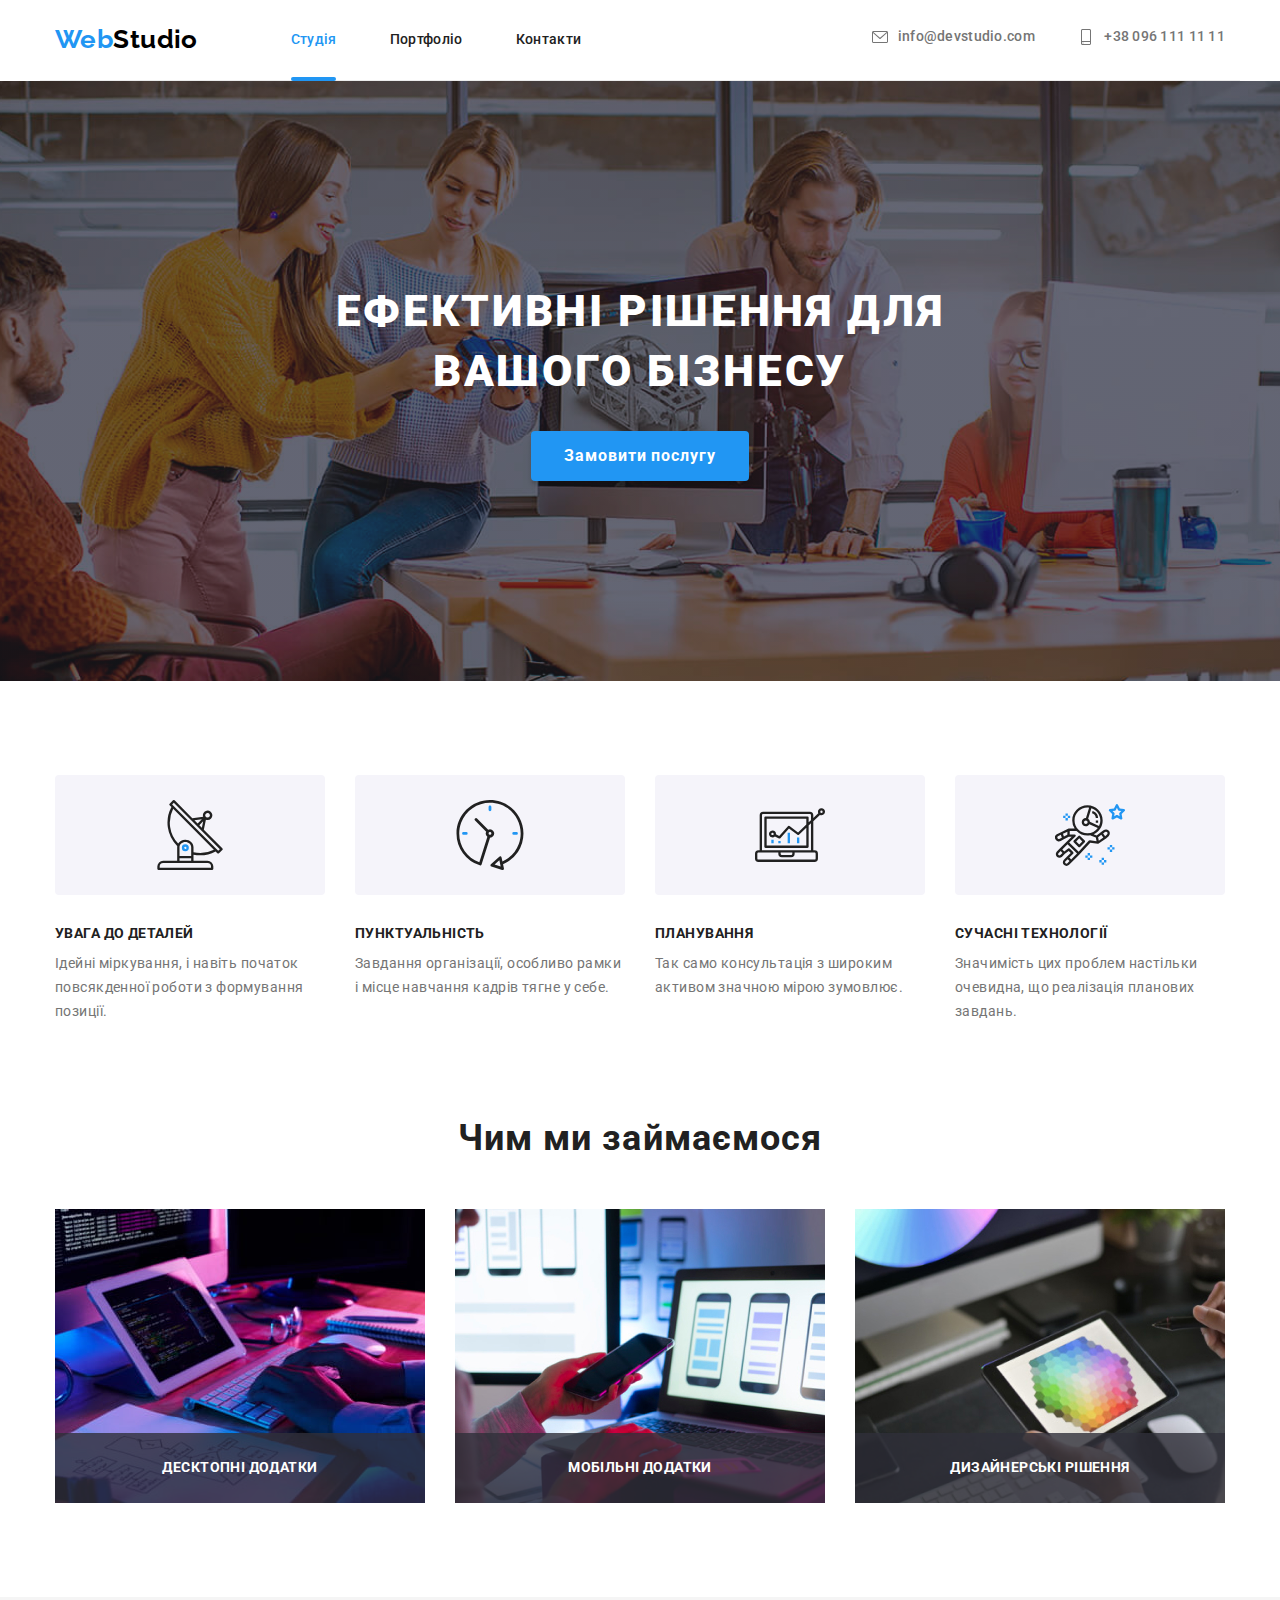
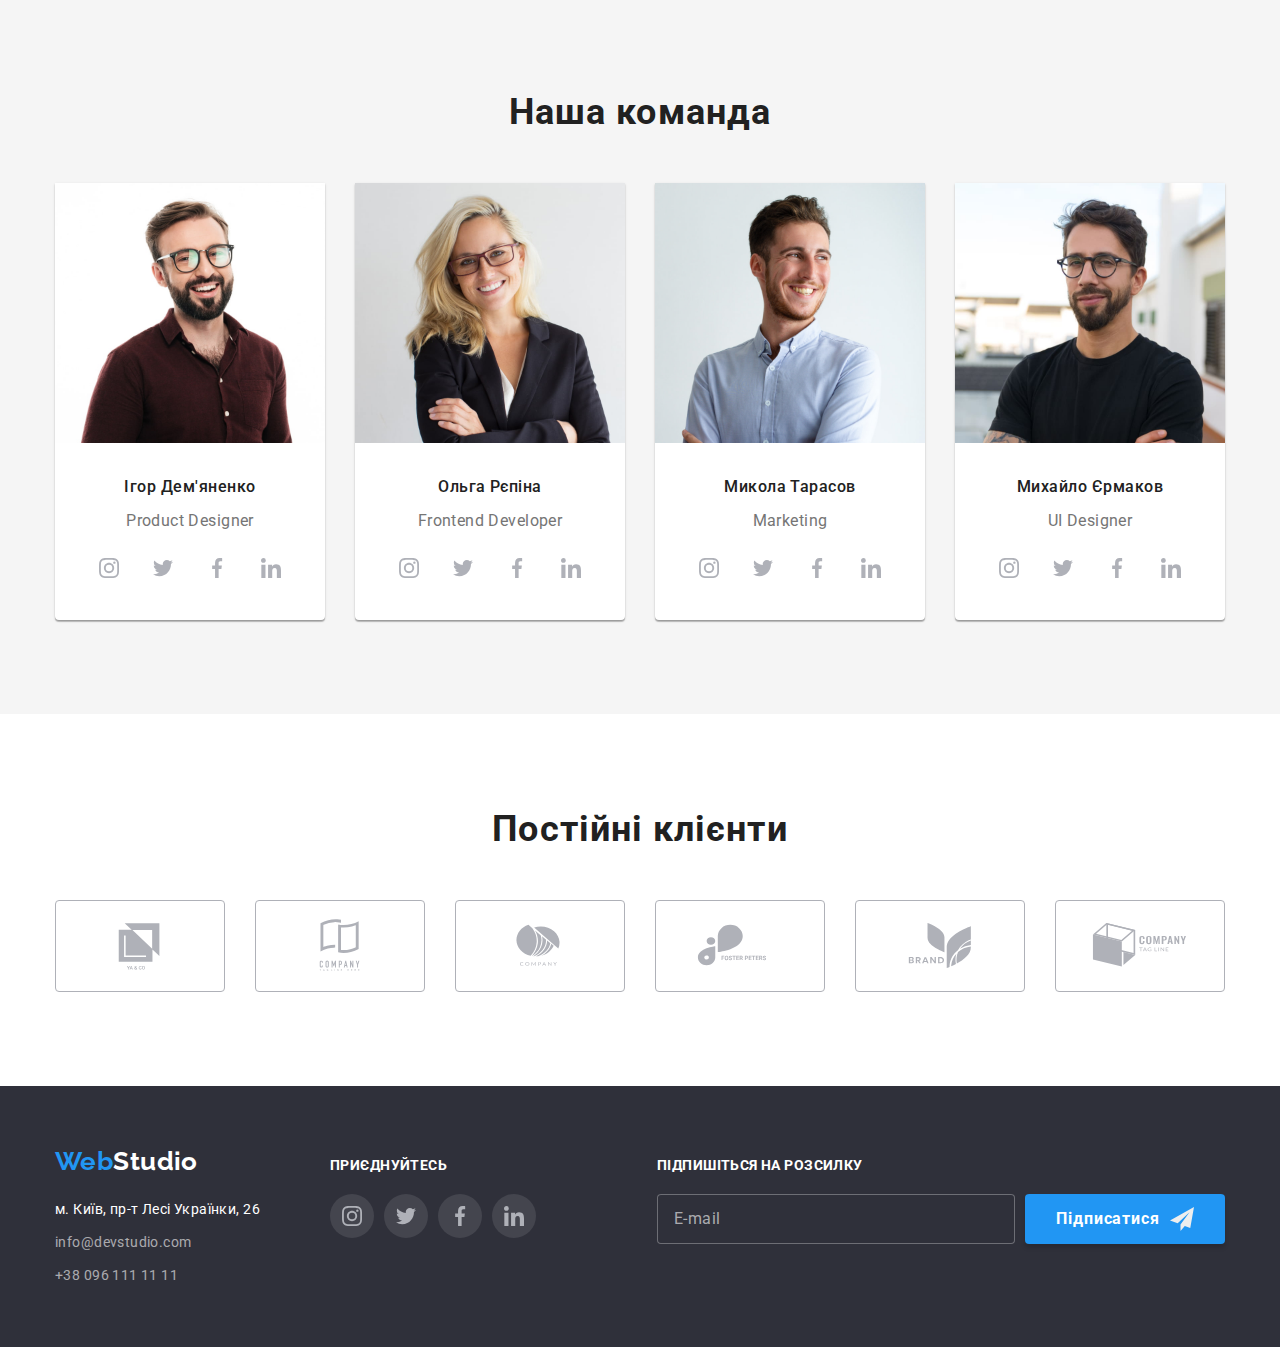
<file: index.html>
<!DOCTYPE html>
<html lang="uk">
  <head>
    <meta charset="UTF-8" />
    <meta http-equiv="X-UA-Compatible" content="IE=edge" />
    <meta name="viewport" content="width=device-width, initial-scale=1.0" />
    <title>WebStudio</title>
    <link rel="preconnect" href="https://fonts.googleapis.com" />
    <link rel="preconnect" href="https://fonts.gstatic.com" crossorigin />
    <link
      href="https://fonts.googleapis.com/css2?family=Raleway:wght@700&family=Roboto:wght@400;500;700;900&display=swap"
      rel="stylesheet"
    />
    <link
      rel="stylesheet"
      href="https://cdnjs.cloudflare.com/ajax/libs/modern-normalize/1.1.0/modern-normalize.min.css"
    />
    <link rel="stylesheet" href="./css/main.min.css" />
    <link rel="stylesheet" href="./css/styles.css" />
  </head>
  <body>
    <!--Шапка сайта-->
    <header>
      <div class="container header-container">
        <div class="logo-box">
          <a class="logo link" href="./index.html">Web<span class="logo-header">Studio</span></a>
        </div>
        <ul class="list nav">
          <li class="item-nav"><a class="link-nav current" href="./index.html">Студія</a></li>
          <li class="item-nav"><a class="link-nav" href="./portfolio.html">Портфоліо</a></li>
          <li class="item-nav"><a class="link-nav" href="">Контакти</a></li>
        </ul>

        <ul class="list contacts-container">
          <li class="item-contacts">
            <a class="link-header" href="mailto:info@devstudio.com">
              <svg class="contacts-icon" width="16" height="16">
                <use href="./images/icons.svg#icon-envelope"></use>
              </svg>
              info@devstudio.com</a
            >
          </li>
          <li class="item-contacts">
            <a class="link-header" href="tel:+380961111111">
              <svg class="contacts-icon" width="16" height="16">
                <use href="./images/icons.svg#icon-smartphone"></use>
              </svg>
              +38 096 111 11 11
            </a>
          </li>
        </ul>
      </div>
    </header>
    <main>
      <!--Герой-->

      <section class="section hero-section">
        <div class="container">
          <h1 class="hero-title">Ефективні рішення для вашого бізнесу</h1>
          <button class="hero-btn btn" type="button" data-modal-open>Замовити послугу</button>
        </div>
      </section>

      <!--Особливості-->
      <section class="section feature">
        <div class="container">
          <h2 class="visually-hidden">Переваги</h2>
          <ul class="feature__list list">
            <li class="feature__item">
              <div class="feature__icon-box">
                <svg class="feature__icon" width="70" height="70">
                  <use href="./images/icons.svg#icon-antenna"></use>
                </svg>
              </div>
              <h3 class="feature__item-title">Увага до деталей</h3>
              <p class="feature__item-text">
                Ідейні міркування, і навіть початок повсякденної роботи з формування позиції.
              </p>
            </li>

            <li class="feature__item">
              <div class="feature__icon-box">
                <svg class="feature__icon" width="70" height="70">
                  <use href="./images/icons.svg#icon-clock"></use>
                </svg>
              </div>
              <h3 class="feature__item-title">Пунктуальність</h3>
              <p class="feature__item-text">
                Завдання організації, особливо рамки і місце навчання кадрів тягне у себе.
              </p>
            </li>

            <li class="feature__item">
              <div class="feature__icon-box">
                <svg class="feature__icon" width="70" height="70">
                  <use href="./images/icons.svg#icon-diagram"></use>
                </svg>
              </div>
              <h3 class="feature__item-title">Планування</h3>
              <p class="feature__item-text">
                Так само консультація з широким активом значною мірою зумовлює.
              </p>
            </li>

            <li class="feature__item">
              <div class="feature__icon-box">
                <svg class="feature__icon" width="70" height="70">
                  <use href="./images/icons.svg#icon-astronaut"></use>
                </svg>
              </div>
              <h3 class="feature__item-title">Сучасні технології</h3>
              <p class="feature__item-text">
                Значимість цих проблем настільки очевидна, що реалізація планових завдань.
              </p>
            </li>
          </ul>
        </div>
      </section>

      <!--Чим ми займаємося-->
      <section class="section work">
        <div class="container work__container">
          <h2 class="section__title work__title">Чим ми займаємося</h2>
          <ul class="list work__list">
            <li class="work__item">
              <img src="./images/laptop.jpg" alt="Робота з ноутбуком" width="370" />
              <div class="work__label-box">
                <h3 class="work__label-title">Десктопні додатки</h3>
              </div>
            </li>

            <li class="work__item">
              <img src="./images/smartphone.jpg" alt="Смартфон" width="370" />
              <div class="work__label-box">
                <h3 class="work__label-title">Мобільні додатки</h3>
              </div>
            </li>

            <li class="work__item">
              <img src="./images/tablet.jpg" alt="Планшет" width="370" />
              <div class="work__label-box">
                <h3 class="work__label-title">Дизайнерські рішення</h3>
              </div>
            </li>
          </ul>
        </div>
      </section>

      <!--Наша команда-->
      <section class="team">
        <div class="container">
          <h2 class="section__title">Наша команда</h2>
          <ul class="list team-box">
            <li>
              <div class="team-card">
                <img src="./images/prodact-designer.jpg" alt="prodact-designer" width="270" />
                <div class="about-team">
                  <h3 class="team-list-title">Ігор Дем'яненко</h3>
                  <p class="team-text" lang="en">Product Designer</p>
                  <ul class="socials list">
                    <li class="socials-item">
                      <a
                        class="socials-link link"
                        href="https://instagram.com"
                        target="_blank"
                        rel="noopener noreferrer"
                        aria-label="Instagram"
                      >
                        <svg class="socials-icon" width="20" height="20">
                          <use href="./images/icons.svg#icon-instagram"></use>
                        </svg>
                      </a>
                    </li>
                    <li class="socials-item">
                      <a
                        class="socials-link link"
                        href="https://twitter.com"
                        aria-label="Twitter"
                        target="_blank"
                        rel="noopener noreferrer"
                      >
                        <svg class="socials-icon" width="20" height="20">
                          <use href="./images/icons.svg#icon-twitter"></use>
                        </svg>
                      </a>
                    </li>
                    <li class="socials-item">
                      <a
                        class="socials-link link"
                        href="https://facebook.com"
                        aria-label="Facebook"
                        target="_blank"
                        rel="noopener noreferrer"
                      >
                        <svg class="socials-icon" width="20" height="20">
                          <use href="./images/icons.svg#icon-facebook"></use>
                        </svg>
                      </a>
                    </li>
                    <li class="socials-item">
                      <a
                        class="socials-link link"
                        href="https://linkedin.com"
                        aria-label="LinkedIn"
                        target="_blank"
                        rel="noopener noreferrer"
                      >
                        <svg class="socials-icon" width="20" height="20">
                          <use href="./images/icons.svg#icon-linkedin"></use>
                        </svg>
                      </a>
                    </li>
                  </ul>
                </div>
              </div>
            </li>
            <li>
              <div class="team-card">
                <img src="./images/frontend-developer.jpg" alt="frontend-developer" width="270" />
                <div class="about-team">
                  <h3 class="team-list-title">Ольга Рєпіна</h3>
                  <p class="team-text" lang="en">Frontend Developer</p>
                  <ul class="socials list">
                    <li class="socials-item">
                      <a
                        class="socials-link link"
                        href="https://instagram.com"
                        target="_blank"
                        rel="noopener noreferrer"
                        aria-label="Instagram"
                      >
                        <svg class="socials-icon" width="20" height="20">
                          <use href="./images/icons.svg#icon-instagram"></use>
                        </svg>
                      </a>
                    </li>
                    <li class="socials-item">
                      <a
                        class="socials-link link"
                        href="https://twitter.com"
                        aria-label="Twitter"
                        target="_blank"
                        rel="noopener noreferrer"
                      >
                        <svg class="socials-icon" width="20" height="20">
                          <use href="./images/icons.svg#icon-twitter"></use>
                        </svg>
                      </a>
                    </li>
                    <li class="socials-item">
                      <a
                        class="socials-link link"
                        href="https://facebook.com"
                        aria-label="Facebook"
                        target="_blank"
                        rel="noopener noreferrer"
                      >
                        <svg class="socials-icon" width="20" height="20">
                          <use href="./images/icons.svg#icon-facebook"></use>
                        </svg>
                      </a>
                    </li>
                    <li class="socials-item">
                      <a
                        class="socials-link link"
                        href="https://linkedin.com"
                        aria-label="LinkedIn"
                        target="_blank"
                        rel="noopener noreferrer"
                      >
                        <svg class="socials-icon" width="20" height="20">
                          <use href="./images/icons.svg#icon-linkedin"></use>
                        </svg>
                      </a>
                    </li>
                  </ul>
                </div>
              </div>
            </li>
            <li>
              <div class="team-card">
                <img src="./images/marketing.jpg" alt="marketing" width="270" />
                <div class="about-team">
                  <h3 class="team-list-title">Микола Тарасов</h3>
                  <p class="team-text" lang="en">Marketing</p>
                  <ul class="socials list">
                    <li class="socials-item">
                      <a
                        class="socials-link link"
                        href="https://instagram.com"
                        target="_blank"
                        rel="noopener noreferrer"
                        aria-label="Instagram"
                      >
                        <svg class="socials-icon" width="20" height="20">
                          <use href="./images/icons.svg#icon-instagram"></use>
                        </svg>
                      </a>
                    </li>
                    <li class="socials-item">
                      <a
                        class="socials-link link"
                        href="https://twitter.com"
                        aria-label="Twitter"
                        target="_blank"
                        rel="noopener noreferrer"
                      >
                        <svg class="socials-icon" width="20" height="20">
                          <use href="./images/icons.svg#icon-twitter"></use>
                        </svg>
                      </a>
                    </li>
                    <li class="socials-item">
                      <a
                        class="socials-link link"
                        href="https://facebook.com"
                        aria-label="Facebook"
                        target="_blank"
                        rel="noopener noreferrer"
                      >
                        <svg class="socials-icon" width="20" height="20">
                          <use href="./images/icons.svg#icon-facebook"></use>
                        </svg>
                      </a>
                    </li>
                    <li class="socials-item">
                      <a
                        class="socials-link link"
                        href="https://linkedin.com"
                        aria-label="LinkedIn"
                        target="_blank"
                        rel="noopener noreferrer"
                      >
                        <svg class="socials-icon" width="20" height="20">
                          <use href="./images/icons.svg#icon-linkedin"></use>
                        </svg>
                      </a>
                    </li>
                  </ul>
                </div>
              </div>
            </li>
            <li>
              <div class="team-card">
                <img src="./images/ui-designer.jpg" alt="ui-designer" width="270" />
                <div class="about-team">
                  <h3 class="team-list-title">Михайло Єрмаков</h3>
                  <p class="team-text" lang="en">UI Designer</p>
                  <ul class="socials list">
                    <li class="socials-item">
                      <a
                        class="socials-link link"
                        href="https://instagram.com"
                        target="_blank"
                        rel="noopener noreferrer"
                        aria-label="Instagram"
                      >
                        <svg class="socials-icon" width="20" height="20">
                          <use href="./images/icons.svg#icon-instagram"></use>
                        </svg>
                      </a>
                    </li>
                    <li class="socials-item">
                      <a
                        class="socials-link link"
                        href="https://twitter.com"
                        aria-label="Twitter"
                        target="_blank"
                        rel="noopener noreferrer"
                      >
                        <svg class="socials-icon" width="20" height="20">
                          <use href="./images/icons.svg#icon-twitter"></use>
                        </svg>
                      </a>
                    </li>
                    <li class="socials-item">
                      <a
                        class="socials-link link"
                        href="https://facebook.com"
                        aria-label="Facebook"
                        target="_blank"
                        rel="noopener noreferrer"
                      >
                        <svg class="socials-icon" width="20" height="20">
                          <use href="./images/icons.svg#icon-facebook"></use>
                        </svg>
                      </a>
                    </li>
                    <li class="socials-item">
                      <a
                        class="socials-link link"
                        href="https://linkedin.com"
                        aria-label="LinkedIn"
                        target="_blank"
                        rel="noopener noreferrer"
                      >
                        <svg class="socials-icon" width="20" height="20">
                          <use href="./images/icons.svg#icon-linkedin"></use>
                        </svg>
                      </a>
                    </li>
                  </ul>
                </div>
              </div>
            </li>
          </ul>
        </div>
      </section>
      <!-- Постійні клієнти -->
      <section class="section clients">
        <div class="container clients__container">
          <h2 class="section__title clients__title">Постійні клієнти</h2>
          <ul class="сlients__list list">
            <li class="clients__item">
              <a
                class="clients__link link"
                href=""
                target="_blank"
                rel="noopener noreferrer"
                aria-label="Company"
              >
                <svg class="clients__icon" width="106" height="60">
                  <use href="./images/icons.svg#icon-logo1"></use>
                </svg>
              </a>
            </li>
            <li class="clients__item">
              <a
                class="clients__link link"
                href=""
                target="_blank"
                rel="noopener noreferrer"
                aria-label="Company"
              >
                <svg class="clients__icon" width="106" height="60">
                  <use href="./images/icons.svg#icon-logo2"></use>
                </svg>
              </a>
            </li>
            <li class="clients__item">
              <a
                class="clients__link link"
                href=""
                target="_blank"
                rel="noopener noreferrer"
                aria-label="Company"
              >
                <svg class="clients__icon" width="106" height="60">
                  <use href="./images/icons.svg#icon-logo3"></use>
                </svg>
              </a>
            </li>
            <li class="clients__item">
              <a
                class="clients__link link"
                href=""
                target="_blank"
                rel="noopener noreferrer"
                aria-label="Company"
              >
                <svg class="clients__icon" width="106" height="60">
                  <use href="./images/icons.svg#icon-logo4"></use>
                </svg>
              </a>
            </li>
            <li class="clients__item">
              <a
                class="clients__link link"
                href=""
                target="_blank"
                rel="noopener noreferrer"
                aria-label="Company"
              >
                <svg class="clients__icon" width="106" height="60">
                  <use href="./images/icons.svg#icon-logo5"></use>
                </svg>
              </a>
            </li>
            <li class="clients__item">
              <a
                class="clients__link link"
                href=""
                target="_blank"
                rel="noopener noreferrer"
                aria-label="Company"
              >
                <svg class="clients__icon" width="106" height="60">
                  <use href="./images/icons.svg#icon-logo6"></use>
                </svg>
              </a>
            </li>
          </ul>
        </div>
      </section>
    </main>
    <!-- Футер -->
    <footer class="footer-section">
      <div class="container footer-container">
        <div class="footer-left">
          <a class="logo link" href="./index.html">Web<span class="logo-footer">Studio</span></a>
          <address>
            <ul class="list">
              <li>
                <a
                  class="link-address"
                  href="https://goo.gl/maps/CPtrU1FHBa2aNyZL9"
                  target="_blank"
                  rel="noopener noreferrer"
                  >м. Київ, пр-т Лесі Українки, 26
                </a>
              </li>
              <li class="contacts-footer">
                <a class="link-contacts" href="mailto:info@devstudio.com">info@devstudio.com</a>
              </li>
              <li class="contacts-footer">
                <a class="link-contacts" href="tel:+380961111111">+38 096 111 11 11</a>
              </li>
            </ul>
          </address>
        </div>
        <div class="footer-socials">
          <h4 class="social-invite">Приєднуйтесь</h4>
          <ul class="socials list">
            <li class="socials-item">
              <a
                class="socials-link link"
                href="https://instagram.com"
                target="_blank"
                rel="noopener noreferrer"
                aria-label="Instagram"
              >
                <svg class="socials-icon" width="20" height="20">
                  <use href="./images/icons.svg#icon-instagram"></use>
                </svg>
              </a>
            </li>
            <li class="socials-item">
              <a
                class="socials-link link"
                href="https://twitter.com"
                aria-label="Twitter"
                target="_blank"
                rel="noopener noreferrer"
              >
                <svg class="socials-icon" width="20" height="20">
                  <use href="./images/icons.svg#icon-twitter"></use>
                </svg>
              </a>
            </li>
            <li class="socials-item">
              <a
                class="socials-link link"
                href="https://facebook.com"
                aria-label="Facebook"
                target="_blank"
                rel="noopener noreferrer"
              >
                <svg class="socials-icon" width="20" height="20">
                  <use href="./images/icons.svg#icon-facebook"></use>
                </svg>
              </a>
            </li>
            <li class="socials-item">
              <a
                class="socials-link link"
                href="https://linkedin.com"
                aria-label="LinkedIn"
                target="_blank"
                rel="noopener noreferrer"
              >
                <svg class="socials-icon" width="20" height="20">
                  <use href="./images/icons.svg#icon-linkedin"></use>
                </svg>
              </a>
            </li>
          </ul>
        </div>
        <div class="subscription">
          <h4 class="subscription-title">Підпишіться на розсилку</h4>
          <form class="submit-form" name="submit-form" autocomplete="on" novalidate>
            <label>
              <input class="subscription-input" type="email" name="email" placeholder="E-mail" />
            </label>
            <button class="submit-btn btn" type="submit">
              Підписатися
              <svg class="send-icon" width="24" height="24">
                <use href="./images/icons.svg#icon-send"></use>
              </svg>
            </button>
          </form>
        </div>
      </div>
    </footer>
    <!-- Модальне вікно -->
    <div class="backdrop is-hidden" data-modal>
      <div class="modal">
        <button class="modal-btn" type="button" data-modal-close>
          <svg class="close-icon" width="18" height="18">
            <use href="./images/icons.svg#icon-close-black"></use>
          </svg>
        </button>
        <div class="modal-window">
          <form class="modal-form" name="modal-form" autocomplete="on" novalidate>
            <strong class="modal-title">Залиште свої дані, ми вам передзвонимо</strong>
            <div class="modal-form-group" role="group">
              <label class="label-input">
                <span class="label-name">Ім'я</span>
                <input class="register-input" type="text" name="user-name" required minlength="3" />
                <svg class="modal-icon" width="18" height="18">
                  <use href="./images/icons.svg#icon-person"></use>
                </svg>
              </label>
              <label class="label-input">
                <span class="label-name">Телефон</span>
                <input
                  class="register-input"
                  type="tel"
                  name="user-phone"
                  required
                  minlength="12"
                  maxlength="12"
                />
                <svg class="modal-icon" width="18" height="18">
                  <use href="./images/icons.svg#icon-phone"></use>
                </svg>
              </label>

              <label class="label-input">
                <span class="label-name">Пошта</span>
                <input class="register-input" type="email" name="user-email" required />
                <svg class="modal-icon" width="18" height="18">
                  <use href="./images/icons.svg#icon-email"></use>
                </svg>
              </label>
              <label class="label-input">
                <span class="label-name">Коментар</span>
                <textarea
                  class="comment-input"
                  name="comment"
                  rows="5"
                  placeholder="Введіть текст"
                ></textarea>
              </label>
            </div>
            <label class="label-checkbox">
              <input
                class="register-form-checkbox visually-hidden"
                type="checkbox"
                name="user-agreement"
                value="agree"
              />
              <svg class="register-form-icons" width="16" height="15">
                <use class="icon-checked" href="./images/icons.svg#icon-checked"></use>
                <use class="icon-unchecked" href="./images/icons.svg#icon-unchecked"></use>
              </svg>
              <span class="agreement-text"
                >Погоджуюся з розсилкою та приймаю
                <a class="agreememt-link" href="" target="_blank">Умови договору</a>
              </span>
            </label>

            <button class="send-btn btn" type="submit">Відправити</button>
          </form>
        </div>
      </div>
    </div>
    <script src="./js/modal.js"></script>
  </body>
</html>
</file>
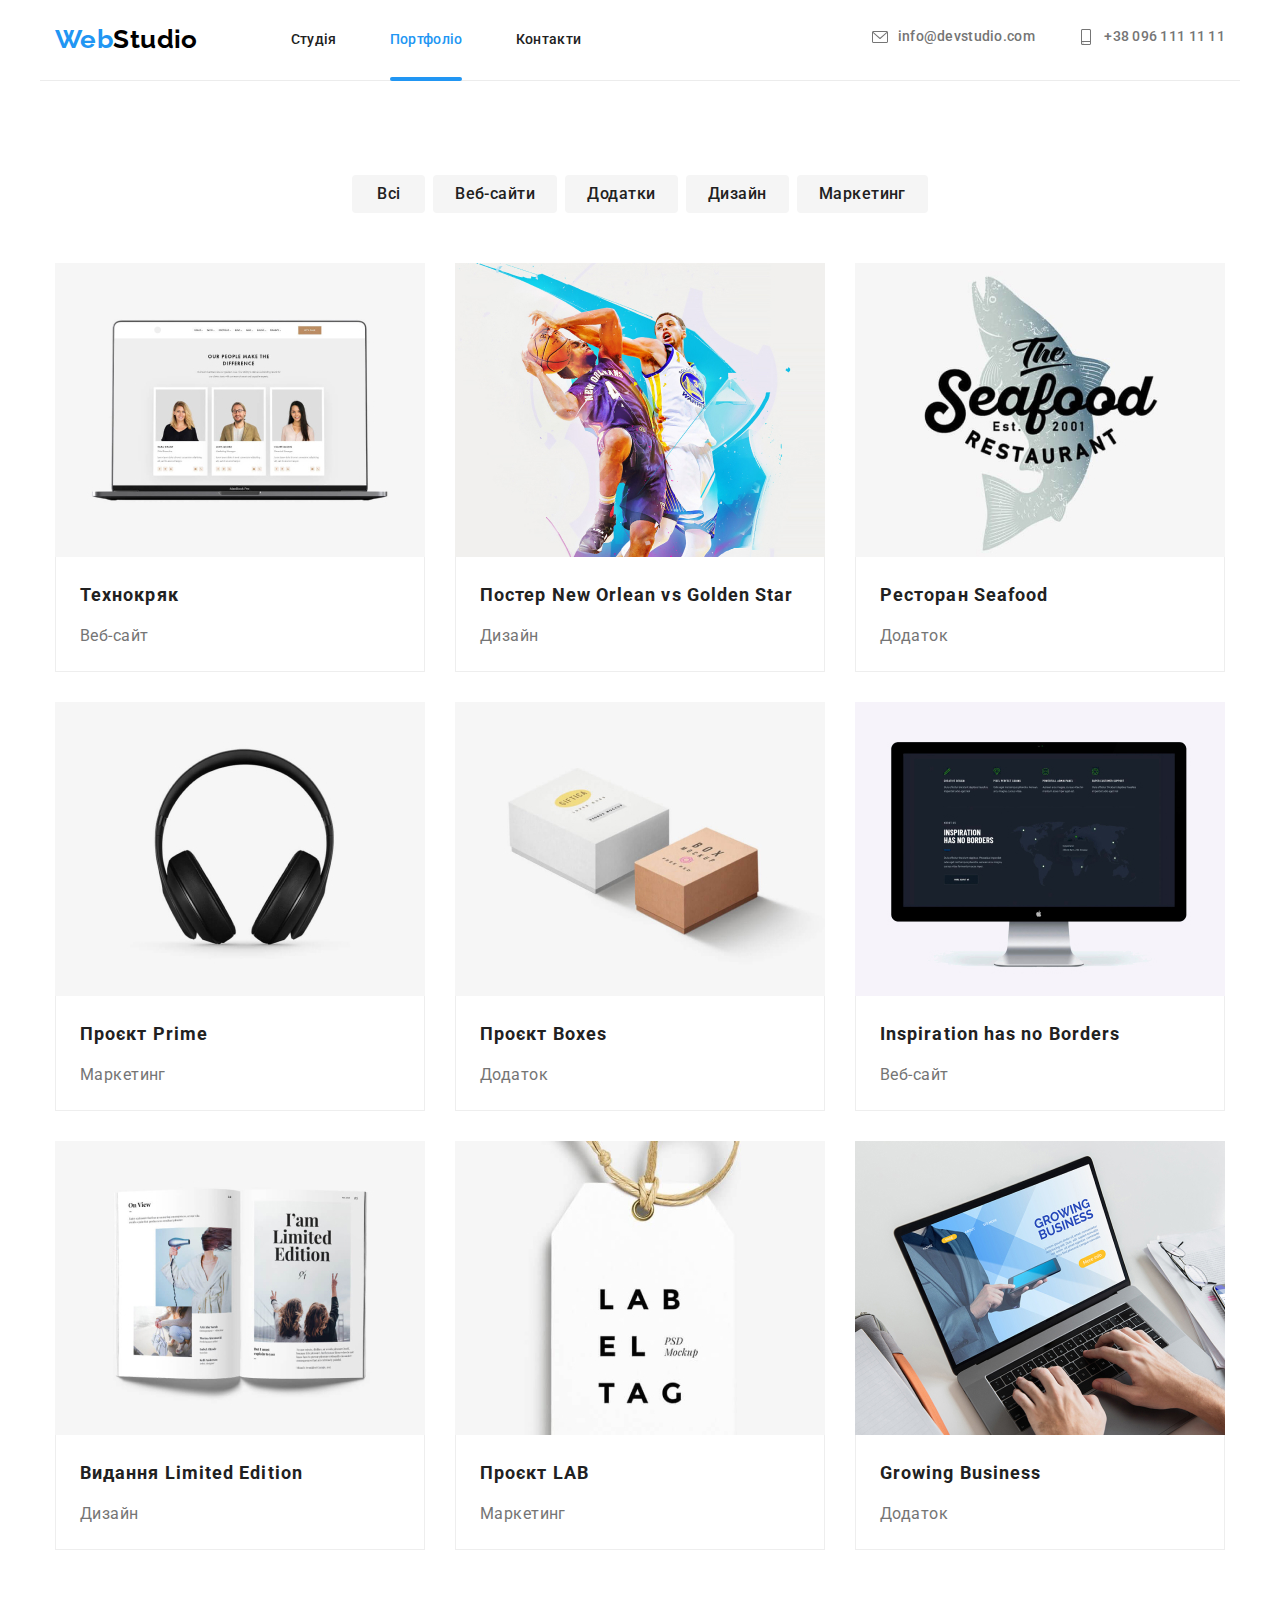
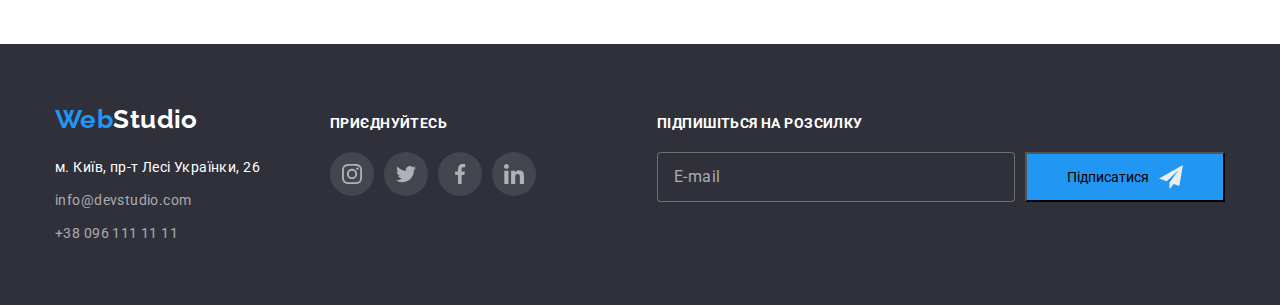
<file: portfolio.html>
<!DOCTYPE html>
<html lang="uk">
  <head>
    <meta charset="UTF-8" />
    <meta http-equiv="X-UA-Compatible" content="IE=edge" />
    <meta name="viewport" content="width=device-width, initial-scale=1.0" />
    <title>Portfolio</title>
    <link rel="preconnect" href="https://fonts.googleapis.com" />
    <link rel="preconnect" href="https://fonts.gstatic.com" crossorigin />
    <link
      href="https://fonts.googleapis.com/css2?family=Raleway:wght@700&family=Roboto:wght@400;500;700;900&display=swap"
      rel="stylesheet"
    />
    <link
      rel="stylesheet"
      href="https://cdnjs.cloudflare.com/ajax/libs/modern-normalize/1.1.0/modern-normalize.min.css"
    />
    <link rel="stylesheet" href="./css/main.min.css" />
    <link rel="stylesheet" href="./css/styles.css" />
  </head>
  <body>
    <header>
      <div class="container header-container">
        <div class="logo-box">
          <a class="logo link" href="./index.html">Web<span class="logo-header">Studio</span></a>
        </div>
        <ul class="list nav">
          <li class="item-nav"><a class="link-nav" href="./index.html">Студія</a></li>
          <li class="item-nav">
            <a class="link-nav current" href="./portfolio.html">Портфоліо</a>
          </li>
          <li class="item-nav"><a class="link-nav" href="">Контакти</a></li>
        </ul>

        <ul class="list contacts-container">
          <li class="item-contacts">
            <a class="link-header" href="mailto:info@devstudio.com">
              <svg class="contacts-icon" width="16" height="16">
                <use href="./images/icons.svg#icon-envelope"></use>
              </svg>
              info@devstudio.com</a
            >
          </li>
          <li class="item-contacts">
            <a class="link-header" href="tel:+380961111111">
              <svg class="contacts-icon" width="16" height="16">
                <use href="./images/icons.svg#icon-smartphone"></use>
              </svg>
              +38 096 111 11 11
            </a>
          </li>
        </ul>
      </div>
    </header>
    <main>
      <section class="section portfolio-section">
        <div class="container portfolio-container">
          <h1 class="visually-hidden">Portfolio</h1>
          <!-- Фільтр -->
          <ul class="list filter-box">
            <li class="item-filter">
              <button class="filter-btn first" type="button">Всі</button>
            </li>
            <li class="item-filter">
              <button class="filter-btn" type="button">Веб-сайти</button>
            </li>
            <li class="item-filter">
              <button class="filter-btn" type="button">Додатки</button>
            </li>
            <li class="item-filter">
              <button class="filter-btn" type="button">Дизайн</button>
            </li>
            <li class="item-filter">
              <button class="filter-btn" type="button">Маркетинг</button>
            </li>
          </ul>

          <!-- Перелік проектів -->
          <ul class="list projects-list">
            <li class="item-projects">
              <a class="link-project" href="">
                <div class="project-thumb">
                  <img
                    src="./images/portfolio/img-1.jpg"
                    alt="Сторінка сайту компанії на екрані ноутбука"
                    width="370"
                  />
                  <div class="overlay">
                    <p class="project-description">
                      Ресурс пропонує комплексні пропозиції з різним рівнем функціоналу та сервісів.
                      Все це дозволить відвідувачу отримати вичерпні відомості про компанію чи
                      приватну особу.
                    </p>
                  </div>
                </div>
                <div class="about-project">
                  <h3 class="project-title">Технокряк</h3>
                  <p class="project-subtitle">Веб-сайт</p>
                </div>
              </a>
            </li>
            <li class="item-projects">
              <a class="link-project" href="">
                <div class="project-thumb">
                  <img
                    src="./images/portfolio/img-2.jpg"
                    alt="Два баскетболісти з м'ячем"
                    width="370"
                  />
                  <div class="overlay">
                    <p class="project-description">
                      Ресурс пропонує комплексні пропозиції з різним рівнем функціоналу та сервісів.
                      Все це дозволить відвідувачу отримати вичерпні відомості про компанію чи
                      приватну особу.
                    </p>
                  </div>
                </div>
                <div class="about-project">
                  <h3 class="project-title">Постер New Orlean vs Golden Star</h3>
                  <p class="project-subtitle">Дизайн</p>
                </div>
              </a>
            </li>
            <li class="item-projects">
              <a class="link-project" href="">
                <div class="project-thumb">
                  <img
                    src="./images/portfolio/img-3.jpg"
                    alt="Логотип рибного ресторану"
                    width="370"
                  />
                  <div class="overlay">
                    <p class="project-description">
                      Ресурс пропонує комплексні пропозиції з різним рівнем функціоналу та сервісів.
                      Все це дозволить відвідувачу отримати вичерпні відомості про компанію чи
                      приватну особу.
                    </p>
                  </div>
                </div>
                <div class="about-project">
                  <h3 class="project-title">Ресторан Seafood</h3>
                  <p class="project-subtitle">Додаток</p>
                </div>
              </a>
            </li>
            <li class="item-projects">
              <a class="link-project" href="">
                <div class="project-thumb">
                  <img src="./images/portfolio/img-4.jpg" alt="Чорні навушники" width="370" />
                  <div class="overlay">
                    <p class="project-description">
                      Ресурс пропонує комплексні пропозиції з різним рівнем функціоналу та сервісів.
                      Все це дозволить відвідувачу отримати вичерпні відомості про компанію чи
                      приватну особу.
                    </p>
                  </div>
                </div>
                <div class="about-project">
                  <h3 class="project-title">Проєкт Prime</h3>
                  <p class="project-subtitle">Маркетинг</p>
                </div>
              </a>
            </li>
            <li class="item-projects">
              <a class="link-project" href="">
                <div class="project-thumb">
                  <img
                    src="./images/portfolio/img-5.jpg"
                    alt="Біла та коричнева коробки"
                    width="370"
                  />
                  <div class="overlay">
                    <p class="project-description">
                      Ресурс пропонує комплексні пропозиції з різним рівнем функціоналу та сервісів.
                      Все це дозволить відвідувачу отримати вичерпні відомості про компанію чи
                      приватну особу.
                    </p>
                  </div>
                </div>
                <div class="about-project">
                  <h3 class="project-title">Проєкт Boxes</h3>
                  <p class="project-subtitle">Додаток</p>
                </div>
              </a>
            </li>
            <li class="item-projects">
              <a class="link-project" href="">
                <div class="project-thumb">
                  <img
                    src="./images/portfolio/img-6.jpg"
                    alt="Екран монітора з сайтом компанії"
                    width="370"
                  />
                  <div class="overlay">
                    <p class="project-description">
                      Ресурс пропонує комплексні пропозиції з різним рівнем функціоналу та сервісів.
                      Все це дозволить відвідувачу отримати вичерпні відомості про компанію чи
                      приватну особу.
                    </p>
                  </div>
                </div>
                <div class="about-project">
                  <h3 class="project-title">Inspiration has no Borders</h3>
                  <p class="project-subtitle">Веб-сайт</p>
                </div>
              </a>
            </li>
            <li class="item-projects">
              <a class="link-project" href="">
                <div class="project-thumb">
                  <img src="./images/portfolio/img-7.jpg" alt="Розгорнутий журнал" width="370" />
                  <div class="overlay">
                    <p class="project-description">
                      Ресурс пропонує комплексні пропозиції з різним рівнем функціоналу та сервісів.
                      Все це дозволить відвідувачу отримати вичерпні відомості про компанію чи
                      приватну особу.
                    </p>
                  </div>
                </div>
                <div class="about-project">
                  <h3 class="project-title">Видання Limited Edition</h3>
                  <p class="project-subtitle">Дизайн</p>
                </div>
              </a>
            </li>
            <li class="item-projects">
              <a class="link-project" href="">
                <div class="project-thumb">
                  <img
                    src="./images/portfolio/img-8.jpg"
                    alt="Білий бейдж з чорним написом"
                    width="370"
                  />
                  <div class="overlay">
                    <p class="project-description">
                      Ресурс пропонує комплексні пропозиції з різним рівнем функціоналу та сервісів.
                      Все це дозволить відвідувачу отримати вичерпні відомості про компанію чи
                      приватну особу.
                    </p>
                  </div>
                </div>
                <div class="about-project">
                  <h3 class="project-title">Проєкт LAB</h3>
                  <p class="project-subtitle">Маркетинг</p>
                </div>
              </a>
            </li>
            <li class="item-projects">
              <a class="link-project" href="">
                <div class="project-thumb">
                  <img src="./images/portfolio/img-9.jpg" alt="Екран ноутбука" width="370" />
                  <div class="overlay">
                    <p class="project-description">
                      Ресурс пропонує комплексні пропозиції з різним рівнем функціоналу та сервісів.
                      Все це дозволить відвідувачу отримати вичерпні відомості про компанію чи
                      приватну особу.
                    </p>
                  </div>
                </div>
                <div class="about-project">
                  <h3 class="project-title">Growing Business</h3>
                  <p class="project-subtitle">Додаток</p>
                </div>
              </a>
            </li>
          </ul>
        </div>
      </section>
    </main>
    <!-- Футер -->
    <footer class="footer-section">
      <div class="container footer-container">
        <div class="footer-left">
          <a class="logo link" href="./index.html">Web<span class="logo-footer">Studio</span></a>
          <address>
            <ul class="list">
              <li>
                <a
                  class="link-address"
                  href="https://goo.gl/maps/CPtrU1FHBa2aNyZL9"
                  target="_blank"
                  rel="noopener noreferrer"
                  >м. Київ, пр-т Лесі Українки, 26
                </a>
              </li>
              <li class="contacts-footer">
                <a class="link-contacts" href="mailto:info@devstudio.com">info@devstudio.com</a>
              </li>
              <li class="contacts-footer">
                <a class="link-contacts" href="tel:+380961111111">+38 096 111 11 11</a>
              </li>
            </ul>
          </address>
        </div>
        <div class="footer-socials">
          <h4 class="social-invite">Приєднуйтесь</h4>
          <ul class="socials list">
            <li class="socials-item">
              <a
                class="socials-link link"
                href="https://instagram.com"
                target="_blank"
                rel="noopener noreferrer"
                aria-label="Instagram"
              >
                <svg class="socials-icon" width="20" height="20">
                  <use href="./images/icons.svg#icon-instagram"></use>
                </svg>
              </a>
            </li>
            <li class="socials-item">
              <a
                class="socials-link link"
                href="https://twitter.com"
                aria-label="Twitter"
                target="_blank"
                rel="noopener noreferrer"
              >
                <svg class="socials-icon" width="20" height="20">
                  <use href="./images/icons.svg#icon-twitter"></use>
                </svg>
              </a>
            </li>
            <li class="socials-item">
              <a
                class="socials-link link"
                href="https://facebook.com"
                aria-label="Facebook"
                target="_blank"
                rel="noopener noreferrer"
              >
                <svg class="socials-icon" width="20" height="20">
                  <use href="./images/icons.svg#icon-facebook"></use>
                </svg>
              </a>
            </li>
            <li class="socials-item">
              <a
                class="socials-link link"
                href="https://linkedin.com"
                aria-label="LinkedIn"
                target="_blank"
                rel="noopener noreferrer"
              >
                <svg class="socials-icon" width="20" height="20">
                  <use href="./images/icons.svg#icon-linkedin"></use>
                </svg>
              </a>
            </li>
          </ul>
        </div>
        <div class="subscription">
          <h4 class="subscription-title">Підпишіться на розсилку</h4>
          <form class="submit-form" name="submit-form" autocomplete="on" novalidate>
            <label>
              <input class="subscription-input" type="email" name="email" placeholder="E-mail" />
            </label>
            <button class="submit-btn" type="submit">
              Підписатися
              <svg class="send-icon" width="24" height="24">
                <use href="./images/icons.svg#icon-send"></use>
              </svg>
            </button>
          </form>
        </div>
      </div>
    </footer>
  </body>
</html>
</file>
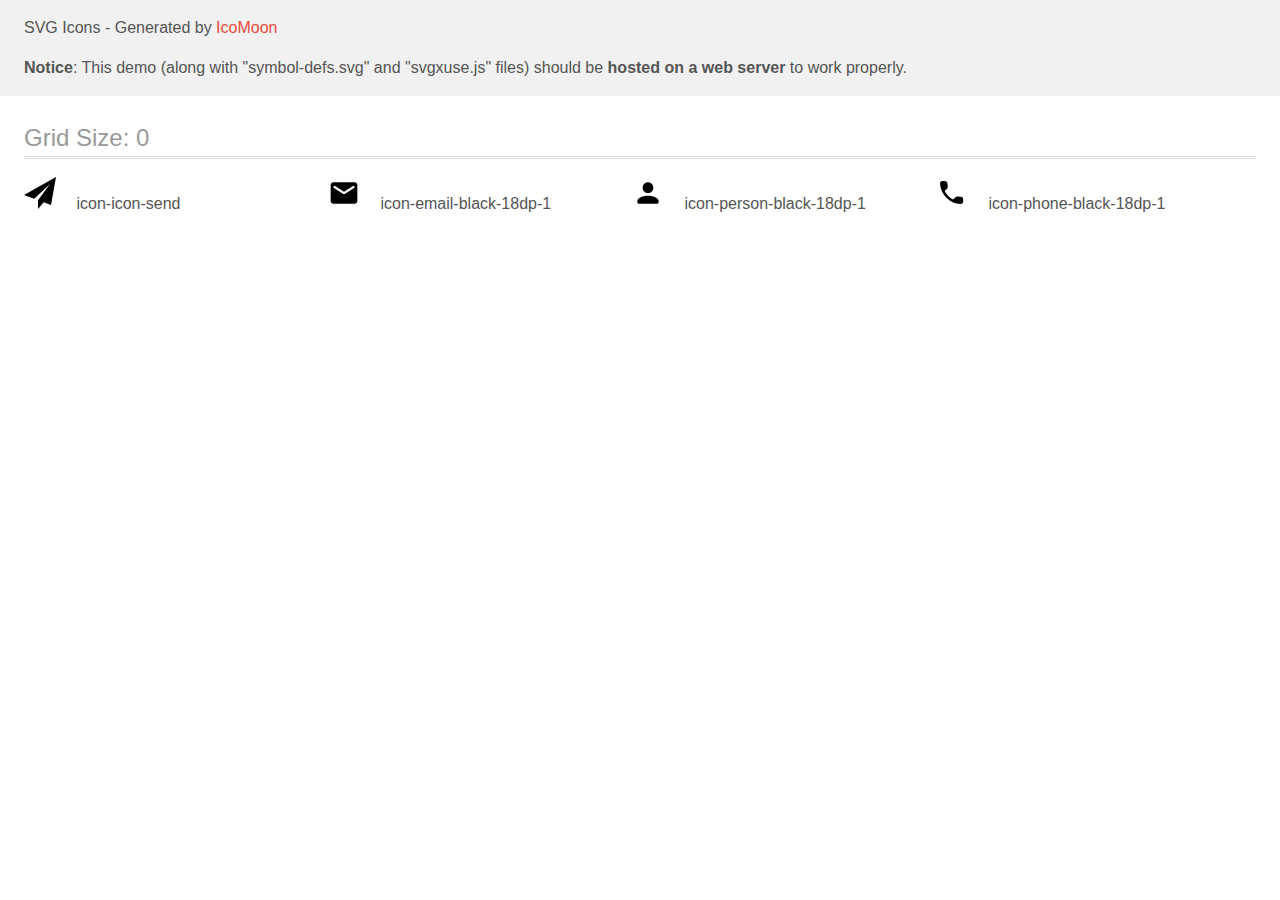
<file: icons2/demo-external-svg.html>
<!doctype html>
<html>
<head>
    <title>IcoMoon - SVG Icons</title>
    <meta charset="utf-8">
    <meta name="viewport" content="width=device-width, initial-scale=1">
    <link rel="stylesheet" href="demo-files/demo.css">
    <link rel="stylesheet" href="style.css">
</head>
<body>
<header class="bgc1 clearfix">
<div class="mhl">
    <p>SVG Icons - Generated by <a href="https://icomoon.io/app">IcoMoon</a></p><p><strong>Notice</strong>: This demo (along with "symbol-defs.svg" and "svgxuse.js" files) should be <b>hosted on a web server</b> to work properly.</p>
</div>
</header>
    <div class="clearfix mhl ptl">
        <h1 class="mvm mtn fgc1">Grid Size: 0</h1>
        <div class="glyph fs1">
            <div class="clearfix pbs">
                <svg class="icon icon-icon-send"><use xlink:href="symbol-defs.svg#icon-icon-send"></use></svg><span class="name"> icon-icon-send</span>
            </div>
        </div>
        <div class="glyph fs1">
            <div class="clearfix pbs">
                <svg class="icon icon-email-black-18dp-1"><use xlink:href="symbol-defs.svg#icon-email-black-18dp-1"></use></svg><span class="name"> icon-email-black-18dp-1</span>
            </div>
        </div>
        <div class="glyph fs1">
            <div class="clearfix pbs">
                <svg class="icon icon-person-black-18dp-1"><use xlink:href="symbol-defs.svg#icon-person-black-18dp-1"></use></svg><span class="name"> icon-person-black-18dp-1</span>
            </div>
        </div>
        <div class="glyph fs1">
            <div class="clearfix pbs">
                <svg class="icon icon-phone-black-18dp-1"><use xlink:href="symbol-defs.svg#icon-phone-black-18dp-1"></use></svg><span class="name"> icon-phone-black-18dp-1</span>
            </div>
        </div>
  </div>
<script defer src="svgxuse.js"></script>
</body>
</html>
</file>
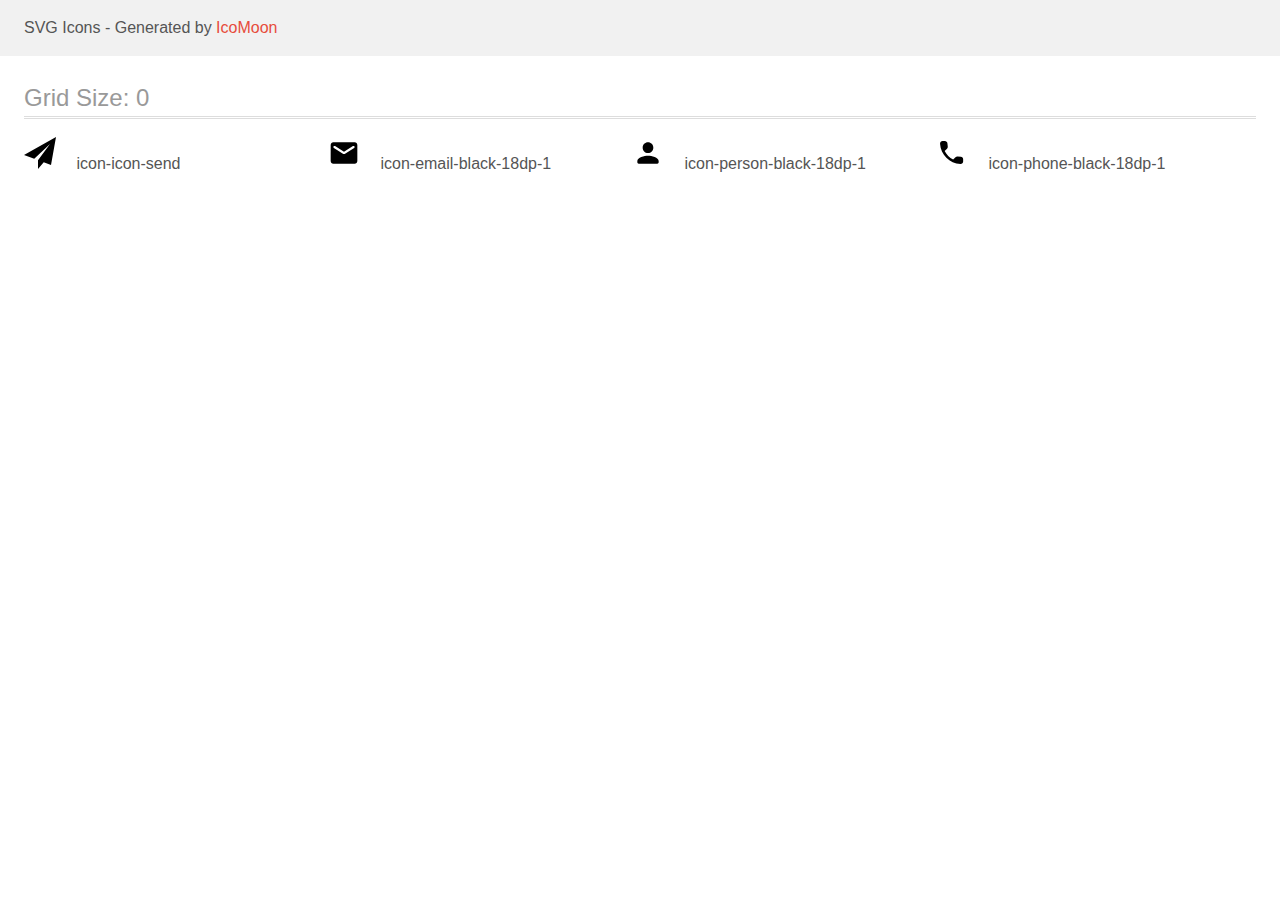
<file: icons2/demo.html>
<!doctype html>
<html>
<head>
    <title>IcoMoon - SVG Icons</title>
    <meta charset="utf-8">
    <meta name="viewport" content="width=device-width, initial-scale=1">
    <link rel="stylesheet" href="demo-files/demo.css">
    <link rel="stylesheet" href="style.css">
</head>
<body>
<svg aria-hidden="true" style="position: absolute; width: 0; height: 0; overflow: hidden;" version="1.1" xmlns="http://www.w3.org/2000/svg" xmlns:xlink="http://www.w3.org/1999/xlink">
<defs>
<symbol id="icon-icon-send" viewBox="0 0 32 32">
<path d="M32 0l-32 18 10.227 3.788 15.773-14.788-11.998 16.186 0.010 0.004-0.012-0.004v8.814l5.735-6.691 7.265 2.691 5-28z"></path>
</symbol>
<symbol id="icon-email-black-18dp-1" viewBox="0 0 32 32">
<path d="M26.667 5.333h-21.333c-1.467 0-2.653 1.2-2.653 2.667l-0.013 16c0 1.467 1.2 2.667 2.667 2.667h21.333c1.467 0 2.667-1.2 2.667-2.667v-16c0-1.467-1.2-2.667-2.667-2.667zM26.133 11l-9.427 5.893c-0.427 0.267-0.987 0.267-1.413 0l-9.427-5.893c-0.333-0.213-0.533-0.573-0.533-0.96 0-0.893 0.973-1.427 1.733-0.96l8.933 5.587 8.933-5.587c0.76-0.467 1.733 0.067 1.733 0.96 0 0.387-0.2 0.747-0.533 0.96z"></path>
</symbol>
<symbol id="icon-person-black-18dp-1" viewBox="0 0 32 32">
<path d="M16 16c2.947 0 5.333-2.387 5.333-5.333s-2.387-5.333-5.333-5.333c-2.947 0-5.333 2.387-5.333 5.333s2.387 5.333 5.333 5.333zM16 18.667c-3.56 0-10.667 1.787-10.667 5.333v1.333c0 0.733 0.6 1.333 1.333 1.333h18.667c0.733 0 1.333-0.6 1.333-1.333v-1.333c0-3.547-7.107-5.333-10.667-5.333z"></path>
</symbol>
<symbol id="icon-phone-black-18dp-1" viewBox="0 0 32 32">
<path d="M24.882 19.773l-3.268-0.373c-0.785-0.090-1.557 0.18-2.11 0.733l-2.367 2.367c-3.641-1.853-6.626-4.825-8.478-8.478l2.38-2.38c0.553-0.553 0.823-1.325 0.733-2.11l-0.373-3.242c-0.154-1.299-1.248-2.277-2.56-2.277h-2.226c-1.454 0-2.663 1.209-2.573 2.663 0.682 10.987 9.469 19.761 20.443 20.443 1.454 0.090 2.663-1.119 2.663-2.573v-2.226c0.013-1.3-0.965-2.393-2.264-2.547z"></path>
</symbol>
</defs>
</svg>

<header class="bgc1 clearfix">
<div class="mhl">
    <p>SVG Icons - Generated by <a href="https://icomoon.io/app">IcoMoon</a></p>
</div>
</header>
    <div class="clearfix mhl ptl">
        <h1 class="mvm mtn fgc1">Grid Size: 0</h1>
        <div class="glyph fs1">
            <div class="clearfix pbs">
                <svg class="icon icon-icon-send"><use xlink:href="#icon-icon-send"></use></svg><span class="name"> icon-icon-send</span>
            </div>
        </div>
        <div class="glyph fs1">
            <div class="clearfix pbs">
                <svg class="icon icon-email-black-18dp-1"><use xlink:href="#icon-email-black-18dp-1"></use></svg><span class="name"> icon-email-black-18dp-1</span>
            </div>
        </div>
        <div class="glyph fs1">
            <div class="clearfix pbs">
                <svg class="icon icon-person-black-18dp-1"><use xlink:href="#icon-person-black-18dp-1"></use></svg><span class="name"> icon-person-black-18dp-1</span>
            </div>
        </div>
        <div class="glyph fs1">
            <div class="clearfix pbs">
                <svg class="icon icon-phone-black-18dp-1"><use xlink:href="#icon-phone-black-18dp-1"></use></svg><span class="name"> icon-phone-black-18dp-1</span>
            </div>
        </div>
  </div>
<script defer src="svgxuse.js"></script>
</body>
</html>
</file>
<file: css/styles.css>
:root {
  /* Колір тексту */
  --primary-text-color: #757575;
  --title-text-color: #212121;
  --second-text-color: #ffffff;
  --accent-text-color: #2196f3;
  --logo-header-color: #000000;
  --footer-transparent-color: rgba(255, 255, 255, 0.6);
  --social-icons:#AFB1B8;

  /* Колір фону */
  --background-color: #ffffff;
  --second-background-color: #2f303a;
  --accent-bg-color: #2196f3;
  --activ-btn: #188ce8;
  --team-background: #f5f5f5;

  /* інше */
  --gap: 30px;
  --animation: 250ms cubic-bezier(0.4, 0, 0.2, 1);
  }

body {
  font-family: Roboto, sans-serif;
  font-size: 14px;
  line-height: calc(24 / 14);
  letter-spacing: 0.03em;
  color: var(--primary-text-color);
  background-color: var(--background-color);
}

/* reset */
h1, h2, h3, h4, h5, h6, p {
  margin: 0;
}
 
img {
display: block;
}

.link {
  text-decoration: none;
  color: currentColor;
  transition: color var(--animation);
}

.list {
  list-style: none;
  margin: 0;
  padding: 0;
}

/* Інше Загальні стилі */

.container {
  width: 1200px;
  margin: 0 auto;
  padding-left: 15px;
  padding-right: 15px;
  }

.visually-hidden {
  position: absolute;
  white-space: nowrap;
  width: 1px;
  height: 1px;
  overflow: hidden;
  border: 0;
  padding: 0;
  clip: rect(0 0 0 0);
  clip-path: inset(50%);
  margin: -1px;
}

.link:hover,
.link:focus {
  color: var(--accent-text-color);
}


/* Kонтейнер з header */
.header-container {
  display: flex;
  align-items: center;
  border-bottom: 1px solid #ECECEC ;
}

/* Загальний стиль логотипу*/
.logo {
  font-family: Raleway;
  font-weight: 700;
  font-size: 26px;
  line-height: calc(31 / 26);
  color: var(--accent-text-color);
}

/* Друга половина логотипу в header */
.logo-header {
  color: var(--logo-header-color);
}

/* Друга половина логотипу в footer */
.logo-footer {
  color: var(--second-text-color);
}

/* Розташування елементів в header*/
.logo-box {
  display: inline-block;
  margin-right: 93px;
}

.nav {

}
.item-nav {
  display: inline-block;
  margin-right: 50px;
}

.item-nav:last-child {
  margin-right: auto;
}

.item-contacts {
  display: inline-block;
  margin-right: 40px;
}

.item-contacts:last-child {
  margin-right: auto ;
}

.contacts-container {
  margin-right: 0;
  margin-left: auto;
}

/* Іконки контактів */
.contacts-icon {
  fill: var(--primary-text-color);
  }

/* Стиль посилань  в header*/

.link-nav {
  position: relative;
  display: inline-block;
  padding-top: 32px;
  padding-bottom: 32px;
  color: var(--title-text-color);
  font-weight: 500;
  line-height: 1.14;
  letter-spacing: 0.02em;
  text-decoration: none;
  transition: color var(--animation);
}

.link-header {
  display: flex;
  align-items: center;
  gap: 10px;
  color: var(--primary-text-color);
  font-weight: 500;
  line-height: 1.14;
  letter-spacing: 0.02em;
  text-decoration: none;
  transition: color var(--animation);
}

.link-nav:hover,
.link-nav:focus,
.link-header:hover,
.link-header:focus {
  color: var(--accent-text-color);
}

.link-header:hover .contacts-icon,
.link-header:focus .contacts-icon {
  fill: currentColor;
}

/* Виділення поточної сторінки */
.current {
  color: var(--accent-text-color);
}

.current::after{
  content: "";
  position: absolute;
  left: 0px;
  bottom: -1px;
  display: inline-block;
  width: 100%;
  height: 4px;
  background-color: var(--accent-bg-color);
  border-radius: 2px;
}

/* Герой-заголовок */
.hero-section {
max-width: 1600px;
margin-left: auto;
margin-right: auto;
padding-top: 200px;
padding-bottom: 200px;
background-color: var(--second-background-color);
text-align: center;
background-image: linear-gradient(rgba(47, 48, 58, 0.4), rgba(47, 48, 58, 0.4)), url(../images/Img.png);
background-position: center;
background-repeat: no-repeat;
background-size: cover;

}

.hero-title {
  font-weight: 900;
  font-size: 44px;
  line-height: calc(60 / 44);
  letter-spacing: 0.06em;
  color: var(--second-text-color);
  text-transform: uppercase;
  margin: 0 auto 30px;
  width: 696px;
  text-align: center;
}

/* кнопка замовлення послуги*/
.btn {
  font-family: inherit;
  font-weight: 700;
  font-size: 16px;
  line-height: calc(30 / 16);
  letter-spacing: 0.06em;
  cursor: pointer;
  color: var(--second-text-color);
  box-shadow: 0px 4px 4px rgba(0, 0, 0, 0.15);
  border-radius: 4px;
  border: 0;
}

.hero-btn {
  width: 218px;
  min-height: 50px;
  padding: 10px 32px;
  
  background-color: var(--accent-bg-color);
  transition: background-color var(--animation);
}

.hero-btn:hover,
.hero-btn:focus {
  background-color: var(--activ-btn);
}

/* Заголовки секцій */

.section__title {
  font-weight: 700;
  font-size: 36px;
  line-height: calc(42 / 36);
  color: var(--title-text-color);
  text-align: center;
  margin-bottom: 50px;
}

/* розділ Особливості */

.feature {
  padding-top: 94px;
  padding-bottom: 94px;
}

.feature__list {
  display: flex;
  gap: 30px;
}

.feature__item {
  flex-basis: calc((100% - 90px) / 4);
}

.feature__icon-box {
  display: flex;
  justify-content: center;
  align-items: center;
  height: 120px;
  background-color: #F5F4FA;
  border-radius: 4px;
  margin-bottom: 30px;
}
  
.feature__item-title {
  font-weight: 700;
  font-size: 14px;
  line-height: 1.17;
  color: var(--title-text-color);
  text-transform: uppercase;
  margin-bottom: 10px;
}

/* секція " Чим ми займаємося" */

.work {
  padding-bottom: 94px;
}
.work__list {
  display: flex;
  gap: 30px;
}

.work__item {
  position: relative;
}
  
.work__label-box {
  position: absolute;
  left: 0px;
  bottom: 0px;
  width: 100%;
  height: 70px;
  background-color: rgba(47, 48, 58, 0.8);
  display: flex;
  align-items: center;
  justify-content: center;
  
}
  
.work__label-title {
  font-weight: 700;
  font-size: 14px;
  line-height: 1.14;
  letter-spacing: 00.03em;
  color: var(--second-text-color);
  text-transform: uppercase;
}

/* ceкція Наша команда */

.team {
  background-color: var(--team-background);
  font-size: 16px;
  line-height: calc(19 / 16);
  padding-top: 94px;
  padding-bottom: 94px;
}

.team-box {
  display: flex;
  align-items: center;
  gap: 30px;
}

.team-card {
  display: flex;
  flex-direction: column;
  align-items: center;
  background-color: var(--background-color);
  box-shadow: 0px 1px 3px rgba(0, 0, 0, 0.12), 0px 1px 1px rgba(0, 0, 0, 0.14), 0px 2px 1px rgba(0, 0, 0, 0.2);
  border-radius: 0px 0px 4px 4px;
}
 
.about-team {
  text-align: center;
  padding-top: 30px;
  padding-bottom: 30px;
}

.team-list-title {
  font-weight: 500;
  font-size: 16px;
  color: var(--title-text-color);
  margin-bottom: 10px;
}

.team-text {
  margin-bottom: 16px;
}

/* socials */
.socials {
  display: flex;
  gap: 10px;
  justify-content: center;
}

.socials-link {
  display: flex;
  align-items: center;
  justify-content: center;
  width: 44px;
  height: 44px;
  border-radius: 50%;
  background-color: var(--background-color);
  transition: background-color var(--animation);
}

.socials-link:hover,
.socials-link:focus {
  background-color: var(--accent-bg-color);
}

.socials-icon {
  fill: var(--social-icons);
  transition: fill var(--animation);
}

.socials-link:hover .socials-icon,
.socials-link:focus .socials-icon {
  fill: var(--second-text-color);
}

/* Постійні клієнти */

.clients {
  padding-top: 94px;
  padding-bottom: 94px;
}

.сlients__list {
  display: flex;
  gap: 30px;
}

.clients__item {
  flex-basis: calc((100% - 150px) / 6);
 }


.clients__link {
display: flex;
justify-content: center;
align-items: center;
height: 92px;
border: 1px solid var(--social-icons);
border-radius: 4px;
transition: color var(--animation), border-color var(--animation); 
}

.clients__icon {
  fill: var(--social-icons);
  transition: fill var(--animation);
}

.clients__link:hover,
.clients__link:focus {
  color: var(--accent-bg-color);
  border: 1px solid var(--accent-text-color);
}

.clients__item:hover .clients__icon,
.clients__item:focus .clients__icon {
  fill: currentColor;
}

/* Footer */
.footer-section {
  background-color: var(--second-background-color);
  padding-top: 60px;
  padding-bottom: 60px;
}

.footer-container {
  display: flex;
  align-items: baseline;
}

address {
  margin-top: 20px;
}

.contacts-footer {
  display: block;
  margin-top: 9px;
}

/* Посилання в футері */
.link-address {
  font-style: normal;
  color: var(--second-text-color);
  text-decoration: none;
  transition: color var(--animation);
}

.link-contacts {
  font-style: normal;
  color: var(--footer-transparent-color);
  text-decoration: none;
  transition: color var(--animation);
}

.link-address:hover,
.link-address:focus,
.link-contacts:hover,
.link-contacts:focus {
  color: var(--accent-text-color);
}

/* Cоцмережі в футері*/

.footer-socials {
  margin-left: 70px;
  display: block;
}

.social-invite {
  font-weight: 700;
  font-size: 14px;
  line-height: 1.14;
  letter-spacing: 0.03em;
  text-transform: uppercase;
  color: var(--second-text-color);
  margin-bottom: 20px;
}

.footer-section .socials-link {
  background-color: rgba(255, 255, 255, 0.1);
  transition: background-color var(--animation);
}

.footer-section .socials-link:hover,
.footer-section .socials-link:focus {
  background-color: var(--accent-bg-color);
}

/* Підписка в футері */
.subscription{
  margin-left: auto;
  display: block;
}

.subscription-title {
  font-weight: 700;
  font-size: 14px;
  line-height: 1.14;
  letter-spacing: 0.03em;
  text-transform: uppercase;
  color: var(--second-text-color);
  margin-bottom: 20px;
}

.submit-form {
  display: flex;
  align-items: center;
  justify-content: center;
}

.subscription-input {
  width: 358px;
  height: 50px;
  padding: 15px 16px;
  color: var(--second-text-color);
  background-color: var(--second-background-color);
  border: 1px solid rgba(255, 255, 255, 0.3);
  border-radius: 4px;
  box-shadow: 0px,
    4px rgba(0, 0, 0, 0.15);
}

.subscription-input::placeholder {
  font-size: 16px;
  line-height: calc(20 / 16);
  letter-spacing: 0.03em;
  color: rgba(255, 255, 255, 0.6);
}
.submit-btn {
  display: flex;
  align-items: center;
  justify-content: center;
    
  width: 200px;
  min-height: 50px;
  padding: 10px 28px;
  margin-left: 10px;
  background-color: var(--accent-bg-color);
    
  transition: background-color var(--animation);
}
  
.submit-btn:hover,
.submit-btn:focus {
  background-color: var(--activ-btn);
}

.send-icon {
  fill: #EEEEEE;
  margin-left: 10px;
}

/* Портфоліо */
.portfolio-section {
  padding-top: 94px;
  padding-bottom: 94px;
}
.portfolio-container {
  display: flex;
  flex-direction: column;
  align-items: center;
}

/* Кнопки фільтра в портфоліо */
.filter-box {
  display: flex;
  align-items: center;
  margin: 0 auto 50px;
}

.item-filter {
  margin-right: 8px;
}

.item-filter:last-child {
  margin-right: 0;
}

.filter-btn {
  background-color: var(--team-background);
  color: var(--title-text-color);
  font-family: inherit;
  font-weight: 500;
  font-size: 16px;
  line-height: calc(26 / 16);
  letter-spacing: 0.03em;
  cursor: pointer;
  
  
  padding: 6px 22px;
  border: 0;
  border-radius: 4px;
  transition: color var(--animation), background-color var(--animation), box-shadow var(--animation);
}

.filter-btn.first {
  width: 73px;
  padding: 6px 25px;
}


.filter-btn:hover,
.filter-btn:focus {
  background-color: var(--accent-bg-color);
  color: var(--second-text-color);
  box-shadow: 0px 3px 1px rgba(0, 0, 0, 0.1), 0px 1px 2px rgba(0, 0, 0, 0.08), 0px 2px 2px rgba(0, 0, 0, 0.12);
  border-radius: 4px;
}

/* Проекти в портфоліо */

.projects-list {
  display: flex;
  flex-wrap: wrap;
  margin-top: calc(-1*(var(--gap)));
  margin-left: calc(-1*(var(--gap)));
}

.item-projects {
  flex-basis: calc(100%/3 - (var(--gap)));
  margin-top: var(--gap);
  margin-left: var(--gap);
}

.project-thumb {
  position: relative;
  overflow: hidden;
}

.overlay {
  position: absolute;
  top: 0;
  left: 0;

  transform: translateY(100%);
  width: 100%;
  height: 101%;
  padding: 63px 24px;

  display: flex;
  justify-content: center;
  align-items: center;

  background-color: var(--accent-bg-color);
  transition: transform var(--animation);
  opacity: 0.9;
}
    
.project-description {
       
  font-weight: 400;
  font-size: 18px;
  line-height: calc(28/18);
  letter-spacing: 0.03em;
  color: var(--second-text-color);
  }

.link-project {
  text-decoration: none;
  display: block;
  transition: box-shadow var(--animation);
}
  
.link-project:hover, 
.link-project:focus {
  box-shadow: 0px 1px 1px rgba(0, 0, 0, 0.12),
        0px 4px 4px rgba(0, 0, 0, 0.06),
        1px 4px 6px rgba(0, 0, 0, 0.16);
}

.link-project:hover .overlay,
.link-project:focus .overlay {
  
  transform: translateY(0);
}


 
.about-project {
  border-right: 1px solid #EEEEEE;
  border-left: 1px solid #EEEEEE;
  border-bottom: 1px solid #EEEEEE;
  padding: 20px 24px;
}
.project-title {
  font-weight: 700;
  font-size: 18px;
  line-height: 2;
  letter-spacing: 0.06em;
  color: var(--title-text-color);
  margin-bottom: 8px;
}

.project-subtitle {
  font-size: 16px;
  line-height: calc(30 / 16);
  color: var(--primary-text-color);
}

.backdrop {
  position: fixed;
  top: 0;
  left: 0;
  width: 100%;
  height: 100%;
  background-color: rgba(0, 0, 0, 0.2);
  opacity: 1;
  transition: opacity 400ms linear;
}

.backdrop.is-hidden {
  opacity: 0;
  pointer-events: none;
  visibility: hidden;
  transition: opacity 400ms linear;
}

.modal {
  position: absolute;
  top: 50%;
  left: 50%;
  transform: translate(-50%, -50%);
  width: 528px;
  height: 581px;
  padding: 40px;
  background-color: var(--background-color);
  transition: transform 400ms linear;
}

.modal-btn {
  position: absolute;
  top: 8px;
  right: 8px;
  width: 30px;
  height: 30px;
  display: flex;
  align-items: center;
  justify-content: center;
  cursor: pointer;
  border-radius: 50%;
  background-color: var(--background-color);
  padding: 0;
  border: 1px solid rgba(0, 0, 0, 0.1);
}

.close-icon {
  fill: var(--logo-header-color);
  transition: fill var(--animation);
}


.modal-btn:hover .close-icon,
.modal-btn:focus .close-icon {
  fill: var(--accent-text-color);
}

.modal-title {
  display: block;
  text-align: center;
  font-weight: 700;
  font-size: 20px;
  line-height: calc(23/ 20);
  letter-spacing: 0.03em;
  color: #212121;
  margin-bottom: 12px;
}

.modal-form-group {
  display: flex;
  flex-direction: column;
 }

.label-input {
  position: relative;
  display: block;
  margin-bottom: 10px;
}

.register-input {
  display: block;
  width: 100%;
  height: 40px;
  padding-left: 36px;
  padding-right: 36px;
  border: 1px solid rgba(33, 33, 33, 0.2);
  border-radius: 4px;
  transition: border-color var(--animation);
}

.label-checkbox {
display: flex;
align-items: center;
justify-content: center;
margin-bottom: 30px;
}

.label-name {
  display: block;
  margin-bottom: 4px;
  font-weight: 400;
  font-size: 12px;
  line-height: calc(14/12);
  letter-spacing: 0.01em;
  color: var(--primary-text-color);
}

.modal-icon {
 position: absolute;
bottom: 11px;
left: 12px;
fill: #212121;
transition: fill var(--animation);
}

.register-input:focus {
  border-color: var(--accent-text-color);
}
.register-input:focus+.modal-icon {
 fill: var(--accent-text-color);
}

textarea::placeholder {
  font-size: 12px;
  line-height: calc(14/12);
  letter-spacing: 0.01em;
  color: rgba(117, 117, 117, 0.5);
}

.comment-input {
  width: 100%;
  padding: 12px 16px;
  border: 1px solid rgba(33, 33, 33, 0.2);
  border-radius: 4px;
  resize: n;
}

.icon-checked {
  opacity: 0;
  fill: var(--accent-text-color);
  transition: opasity var(--animation);
}

.register-form-checkbox:checked+.register-form-icons .icon-checked {
  opacity: 1;
}

.icon-unchecked {
  transition: opacity var(--animation);
}

.register-form-checkbox:checked+.register-form-icons .icon-unchecked {
  opacity: 0;
}

.agreement-text {
  margin-left: 7px;
  font-size: 14px;
  line-height: calc(24 / 14);
  letter-spacing: 0.03em;
}

.agreememt-link {
  color: var(--accent-text-color);
}

.send-btn {
  display: block;
  
  width: 200px;
  min-height: 50px;
  padding: 10px 28px;
  margin: 0 auto;
  background-color: var(--accent-bg-color);
  
  transition: background-color var(--animation);
}

.send-btn:hover,
.send-btn:focus {
  background-color: var(--activ-btn);
}
</file>
<file: icons2/demo-files/demo.css>
body {
  padding: 0;
  margin: 0;
  font-family: sans-serif;
  font-size: 1em;
  line-height: 1.5;
  color: #555;
  background: #fff;
}
h1 {
  font-size: 1.5em;
  font-weight: normal;
  box-shadow: 0 1px #ddd, 0 2px #fff, 0 3px #ddd;
}
small {
  font-size: .66666667em;
}
a {
  color: #e74c3c;
  text-decoration: none;
}
a:hover, a:focus {
  box-shadow: 0 1px #e74c3c;
}
.bshadow0, input {
  box-shadow: inset 0 -2px #e7e7e7;
}
input:hover {
  box-shadow: inset 0 -2px #ccc;
}
input, fieldset {
  font-size: 1em;
  margin: 0;
  padding: 0;
  border: 0;
}
input {
  color: inherit;
  line-height: 1.5;
  height: 1.5em;
  padding: .25em 0;
}
input:focus {
  outline: none;
  box-shadow: inset 0 -2px #449fdb;
}
.glyph {
  font-size: 16px;
  margin-right: 1.5em;
  float: left;
  width: 8em;
}
svg {
  color: #000;
}
.liga {
  width: 80%;
  width: calc(100% - 2.5em);
}
.talign-right {
  text-align: right;
}
.talign-center {
  text-align: center;
}
.bgc1 {
  background: #f1f1f1;
}
.fgc0 {
  color: #000;
}
.fgc1 {
  color: #999;
}
p {
  margin-top: 1em;
  margin-bottom: 1em;
}
.mvm {
  margin-top: .75em;
  margin-bottom: .75em;
}
.mtn {
  margin-top: 0;
}
.mtl, .mal {
  margin-top: 1.5em;
}
.mbl, .mal {
  margin-bottom: 1.5em;
}
.mal, .mhl {
  margin-left: 1.5em;
  margin-right: 1.5em;
}
.mhmm {
  margin-left: 1em;
  margin-right: 1em;
}
.ptl {
  padding-top: 1.5em;
}
.pbs, .pvs {
  padding-bottom: .25em;
}
.pvs, .pts {
  padding-top: .25em;
}
.unit {
  float: left;
}
.unitRight {
  float: right;
}
.size1of2 {
  width: 50%;
}
.size1of1 {
  width: 100%;
}
.clearfix:before, .clearfix:after {
  content: " ";
  display: table;
}
.clearfix:after {
  clear: both;
}
.hidden-true {
  display: none;
}
.textbox0 {
  width: 3em;
  background: #f1f1f1;
  padding: .25em .5em;
  line-height: 1.5;
  height: 1.5em;
}
.fs0 {
  font-size: 16px;
}
.fs1 {
  font-size: 32px;
}
.name {
  font-size: 0.5em;
  margin-left: 1em;
}
</file>
<file: icons2/style.css>
.icon {
  display: inline-block;
  width: 1em;
  height: 1em;
  stroke-width: 0;
  stroke: currentColor;
  fill: currentColor;
}

/* ==========================================
Single-colored icons can be modified like so:
.icon-name {
  font-size: 32px;
  color: red;
}
========================================== */
</file>
<file: css/main.min.css>
:root{--primary-text-color: #757575;--title-text-color: #212121;--second-text-color: #ffffff;--accent-text-color: #2196f3;--logo-header-color: #000000;--footer-transparent-color: rgba(255, 255, 255, 0.6);--social-icons:#AFB1B8;--background-color: #ffffff;--second-background-color: #2f303a;--accent-bg-color: #2196f3;--activ-btn: #188ce8;--team-background: #f5f5f5;--gap: 30px;--animation: 250ms cubic-bezier(0.4, 0, 0.2, 1)}.visually-hidden{position:absolute;white-space:nowrap;width:1px;height:1px;overflow:hidden;border:0;padding:0;clip:rect(0 0 0 0);-webkit-clip-path:inset(50%);clip-path:inset(50%);margin:-1px}body{font-family:Roboto,sans-serif;font-size:14px;line-height:1.7142857143;letter-spacing:.03em;color:var(--primary-text-color);background-color:var(--background-color)}.current{color:var(--accent-text-color)}.current::after{content:"";position:absolute;left:0px;bottom:-1px;display:inline-block;width:100%;height:4px;background-color:var(--accent-bg-color);border-radius:2px}h1,h2,h3,h4,h5,h6,p{margin:0}img{display:block}.list{list-style:none;margin:0;padding:0}.container{width:1200px;margin:0 auto;padding-left:15px;padding-right:15px}.link{text-decoration:none;color:currentColor;-webkit-transition:color var(--animation);transition:color var(--animation)}.link:hover,.link:focus{color:var(--accent-text-color)}.header-container{display:-webkit-box;display:-ms-flexbox;display:flex;-webkit-box-align:center;-ms-flex-align:center;align-items:center;border-bottom:1px solid #ececec}.logo-box{display:inline-block;margin-right:93px}.item-nav{display:inline-block;margin-right:50px}.item-nav:last-child{margin-right:auto}.item-contacts{display:inline-block;margin-right:40px}.item-contacts:last-child{margin-right:auto}.contacts-container{margin-right:0;margin-left:auto}.link-nav{position:relative;display:inline-block;padding-top:32px;padding-bottom:32px;color:var(--title-text-color);font-weight:500;font-size:14px;line-height:1.14;letter-spacing:.02em;text-decoration:none;-webkit-transition:color var(--animation);transition:color var(--animation)}.link-nav:hover,.link-nav:focus{color:var(--accent-text-color)}.link-header{display:-webkit-box;display:-ms-flexbox;display:flex;-webkit-box-align:center;-ms-flex-align:center;align-items:center;gap:10px;color:var(--primary-text-color);font-weight:500;font-size:14px;line-height:1.14;letter-spacing:.02em;text-decoration:none;-webkit-transition:color var(--animation);transition:color var(--animation)}.link-header:hover,.link-header:focus{color:var(--accent-text-color)}.hero-section{max-width:1600px;margin-left:auto;margin-right:auto;padding-top:200px;padding-bottom:200px;background-color:var(--second-background-color);text-align:center;background-image:-webkit-gradient(linear, left top, left bottom, from(rgba(47, 48, 58, 0.4)), to(rgba(47, 48, 58, 0.4))),url(../images/Img.png);background-image:linear-gradient(rgba(47, 48, 58, 0.4), rgba(47, 48, 58, 0.4)),url(../images/Img.png);background-position:center;background-repeat:no-repeat;background-size:cover}.hero-title{font-weight:900;font-size:44px;line-height:1.3636363636;letter-spacing:.06em;color:var(--second-text-color);text-transform:uppercase;margin:0 auto 30px;width:696px;text-align:center}.hero-btn{font-family:inherit;font-weight:700;font-size:16px;line-height:1.87;letter-spacing:.06em;cursor:pointer;width:218px;min-height:50px;padding:10px 32px;background-color:var(--accent-bg-color);color:var(--second-text-color);-webkit-box-shadow:0px 4px 4px rgba(0,0,0,.15);box-shadow:0px 4px 4px rgba(0,0,0,.15);border-radius:4px;border:0;-webkit-transition:background-color var(--animation);transition:background-color var(--animation)}.hero-btn:hover,.hero-btn:focus{background-color:var(--activ-btn)}.feature{padding-top:94px;padding-bottom:94px}.feature__list{display:-webkit-box;display:-ms-flexbox;display:flex;gap:30px}.feature__item{-ms-flex-preferred-size:calc((100% - 90px)/4);flex-basis:calc((100% - 90px)/4)}.feature__icon-box{display:-webkit-box;display:-ms-flexbox;display:flex;-webkit-box-pack:center;-ms-flex-pack:center;justify-content:center;-webkit-box-align:center;-ms-flex-align:center;align-items:center;height:120px;background-color:#f5f4fa;border-radius:4px;margin-bottom:30px}.feature__item-title{font-weight:700;font-size:14px;line-height:1.17;letter-spacing:.03em;color:var(--title-text-color);text-transform:uppercase;margin-bottom:10px}.work{padding-bottom:94px}.work__list{display:-webkit-box;display:-ms-flexbox;display:flex;gap:30px}.work__item{position:relative}.work__label-box{position:absolute;left:0px;bottom:0px;width:100%;height:70px;background-color:rgba(47,48,58,.8);display:-webkit-box;display:-ms-flexbox;display:flex;-webkit-box-align:center;-ms-flex-align:center;align-items:center;-webkit-box-pack:center;-ms-flex-pack:center;justify-content:center}.work__label-title{font-weight:700;font-size:14px;line-height:1.14;letter-spacing:.03em;color:var(--second-text-color);text-transform:uppercase}.team{background-color:var(--team-background);font-size:16px;line-height:1.19;padding-top:94px;padding-bottom:94px}.team-box{display:-webkit-box;display:-ms-flexbox;display:flex;-webkit-box-align:center;-ms-flex-align:center;align-items:center;gap:30px}.clients{padding-top:94px;padding-bottom:94px}.clients__list{display:-webkit-box;display:-ms-flexbox;display:flex;gap:30px}.clients__item{-ms-flex-preferred-size:175px;flex-basis:175px}.clients__link{display:-webkit-box;display:-ms-flexbox;display:flex;-webkit-box-pack:center;-ms-flex-pack:center;justify-content:center;-webkit-box-align:center;-ms-flex-align:center;align-items:center;height:92px;border:1px solid var(--social-icons);border-radius:4px;-webkit-transition:color var(--animation),border-color var(--animation);transition:color var(--animation),border-color var(--animation)}.clients__link:hover,.clients__link:focus{color:var(--accent-bg-color);border:1px solid var(--accent-text-color)}.clients__icon{fill:var(--social-icons);-webkit-transition:fill var(--animation);transition:fill var(--animation)}.clients__item:hover .clients__icon,.clients__item:focus .clients__icon{fill:currentColor}.footer-section{background-color:var(--second-background-color);padding-top:60px;padding-bottom:60px}.footer-container{display:-webkit-box;display:-ms-flexbox;display:flex;-webkit-box-align:baseline;-ms-flex-align:baseline;align-items:baseline}address{margin-top:20px}.contacts-footer{display:block;margin-top:9px}.portfolio-section{padding-top:94px;padding-bottom:94px}.portfolio-container{display:-webkit-box;display:-ms-flexbox;display:flex;-webkit-box-orient:vertical;-webkit-box-direction:normal;-ms-flex-direction:column;flex-direction:column;-webkit-box-align:center;-ms-flex-align:center;align-items:center}.logo{font-family:Raleway;font-weight:700;font-size:26px;line-height:1.1923076923;color:var(--accent-text-color)}.logo-header{color:var(--logo-header-color)}.logo-footer{color:var(--second-text-color)}.contacts-icon{fill:var(--primary-text-color)}.link-header:hover .contacts-icon,.link-header:focus .contacts-icon{fill:currentColor}.btn{font-family:inherit;font-weight:700;font-size:16px;line-height:1.87;letter-spacing:.06em;cursor:pointer;color:var(--second-text-color);-webkit-box-shadow:0px 4px 4px rgba(0,0,0,.15);box-shadow:0px 4px 4px rgba(0,0,0,.15);border-radius:4px;border:0}.hero-btn{width:218px;min-height:50px;padding:10px 32px;background-color:var(--accent-bg-color);-webkit-transition:background-color var(--animation);transition:background-color var(--animation)}.hero-btn:hover,.hero-btn:focus{background-color:var(--activ-btn)}.section__title{font-weight:700;font-size:36px;line-height:1.17;letter-spacing:.03em;color:var(--title-text-color);text-align:center;margin-bottom:50px}.team-card{display:-webkit-box;display:-ms-flexbox;display:flex;-webkit-box-orient:vertical;-webkit-box-direction:normal;-ms-flex-direction:column;flex-direction:column;-webkit-box-align:center;-ms-flex-align:center;align-items:center;background-color:var(--background-color);-webkit-box-shadow:0px 1px 3px rgba(0,0,0,.12),0px 1px 1px rgba(0,0,0,.14),0px 2px 1px rgba(0,0,0,.2);box-shadow:0px 1px 3px rgba(0,0,0,.12),0px 1px 1px rgba(0,0,0,.14),0px 2px 1px rgba(0,0,0,.2);border-radius:0px 0px 4px 4px}.about-team{text-align:center;padding-top:30px;padding-bottom:30px}.team-list-title{font-weight:500;font-size:16px;line-height:1.71;letter-spacing:.03em;color:var(--title-text-color);margin-bottom:10px}.team-text{margin-bottom:16px}.socials{display:-webkit-box;display:-ms-flexbox;display:flex;gap:10px;-webkit-box-pack:center;-ms-flex-pack:center;justify-content:center}.socials-link{display:-webkit-box;display:-ms-flexbox;display:flex;-webkit-box-align:center;-ms-flex-align:center;align-items:center;-webkit-box-pack:center;-ms-flex-pack:center;justify-content:center;width:44px;height:44px;border-radius:50%;background-color:var(--background-color);-webkit-transition:background-color var(--animation);transition:background-color var(--animation)}.socials-link:hover,.socials-link:focus{background-color:var(--accent-bg-color)}.socials-icon{fill:var(--social-icons);-webkit-transition:fill var(--animation);transition:fill var(--animation)}.socials-link:hover .socials-icon,.socials-link:focus .socials-icon{fill:var(--second-text-color)}.link-address{font-style:normal;color:var(--second-text-color);text-decoration:none;-webkit-transition:color var(--animation);transition:color var(--animation)}.link-address:hover,.link-address:focus{color:var(--accent-text-color)}.link-contacts{font-style:normal;color:var(--footer-transparent-color);text-decoration:none;-webkit-transition:color var(--animation);transition:color var(--animation)}.link-contacts:hover,.link-contacts:focus{color:var(--accent-text-color)}.footer-socials{margin-left:70px;display:block}.social-invite{font-weight:700;font-size:14px;line-height:1.14;letter-spacing:.03em;text-transform:uppercase;color:var(--second-text-color);margin-bottom:20px}.footer-section .socials-link{background-color:rgba(255,255,255,.1);-webkit-transition:background-color var(--animation);transition:background-color var(--animation)}.footer-section .socials-link:hover,.footer-section .socials-link:focus{background-color:var(--accent-bg-color)}.subscription{margin-left:auto;display:block}.subscription-title{font-weight:700;font-size:14px;line-height:1.14;letter-spacing:.03em;text-transform:uppercase;color:var(--second-text-color);margin-bottom:20px}.submit-form{display:-webkit-box;display:-ms-flexbox;display:flex;-webkit-box-align:center;-ms-flex-align:center;align-items:center;-webkit-box-pack:center;-ms-flex-pack:center;justify-content:center}.subscription-input{width:358px;height:50px;padding:15px 16px;color:var(--second-text-color);background-color:var(--second-background-color);border:1px solid rgba(255,255,255,.3);border-radius:4px;-webkit-box-shadow:0px,4px rgba(0,0,0,.15);box-shadow:0px,4px rgba(0,0,0,.15)}.subscription-input::-webkit-input-placeholder{font-weight:400;font-size:16px;line-height:1.25;letter-spacing:.03em;color:rgba(255,255,255,.6)}.subscription-input::-moz-placeholder{font-weight:400;font-size:16px;line-height:1.25;letter-spacing:.03em;color:rgba(255,255,255,.6)}.subscription-input:-ms-input-placeholder{font-weight:400;font-size:16px;line-height:1.25;letter-spacing:.03em;color:rgba(255,255,255,.6)}.subscription-input::-ms-input-placeholder{font-weight:400;font-size:16px;line-height:1.25;letter-spacing:.03em;color:rgba(255,255,255,.6)}.subscription-input::placeholder{font-weight:400;font-size:16px;line-height:1.25;letter-spacing:.03em;color:rgba(255,255,255,.6)}.submit-btn{display:-webkit-box;display:-ms-flexbox;display:flex;-webkit-box-align:center;-ms-flex-align:center;align-items:center;-webkit-box-pack:center;-ms-flex-pack:center;justify-content:center;width:200px;min-height:50px;padding:10px 28px;margin-left:10px;background-color:var(--accent-bg-color);-webkit-transition:background-color var(--animation);transition:background-color var(--animation)}.submit-btn:hover,.submit-btn:focus{background-color:var(--activ-btn)}.send-icon{fill:#eee;margin-left:10px}.filter-box{display:-webkit-box;display:-ms-flexbox;display:flex;-webkit-box-align:center;-ms-flex-align:center;align-items:center;margin:0 auto 50px}.item-filter{margin-right:8px}.item-filter:last-child{margin-right:0}.filter-btn{background-color:var(--team-background);color:var(--title-text-color);font-family:inherit;font-weight:500;font-size:16px;line-height:1.62;letter-spacing:.03em;cursor:pointer;padding:6px 22px;border:0;border-radius:4px;-webkit-transition:color var(--animation),background-color var(--animation),-webkit-box-shadow var(--animation);transition:color var(--animation),background-color var(--animation),-webkit-box-shadow var(--animation);transition:color var(--animation),background-color var(--animation),box-shadow var(--animation);transition:color var(--animation),background-color var(--animation),box-shadow var(--animation),-webkit-box-shadow var(--animation)}.filter-btn.first{width:73px;padding:6px 25px}.filter-btn:hover,.filter-btn:focus{background-color:var(--accent-bg-color);color:var(--second-text-color);-webkit-box-shadow:0px 3px 1px rgba(0,0,0,.1),0px 1px 2px rgba(0,0,0,.08),0px 2px 2px rgba(0,0,0,.12);box-shadow:0px 3px 1px rgba(0,0,0,.1),0px 1px 2px rgba(0,0,0,.08),0px 2px 2px rgba(0,0,0,.12);border-radius:4px}.projects-list{display:-webkit-box;display:-ms-flexbox;display:flex;-ms-flex-wrap:wrap;flex-wrap:wrap;margin-top:calc(-1*(var(--gap)));margin-left:calc(-1*(var(--gap)))}.item-projects{-ms-flex-preferred-size:calc(33.3333333333% - (var(--gap)));flex-basis:calc(33.3333333333% - (var(--gap)));margin-top:var(--gap);margin-left:var(--gap)}.project-thumb{position:relative;overflow:hidden}.project-description{font-weight:400;font-size:18px;line-height:1.56;letter-spacing:.03em;color:var(--second-text-color)}.link-project{text-decoration:none;display:block;-webkit-transition:-webkit-box-shadow var(--animation);transition:-webkit-box-shadow var(--animation);transition:box-shadow var(--animation);transition:box-shadow var(--animation), -webkit-box-shadow var(--animation)}.link-project:hover,.link-project:focus{-webkit-box-shadow:0px 1px 1px rgba(0,0,0,.12),0px 4px 4px rgba(0,0,0,.06),1px 4px 6px rgba(0,0,0,.16);box-shadow:0px 1px 1px rgba(0,0,0,.12),0px 4px 4px rgba(0,0,0,.06),1px 4px 6px rgba(0,0,0,.16)}.overlay{position:absolute;top:0;left:0;-webkit-transform:translateY(100%);transform:translateY(100%);width:100%;height:101%;padding:63px 24px;display:-webkit-box;display:-ms-flexbox;display:flex;-webkit-box-pack:center;-ms-flex-pack:center;justify-content:center;-webkit-box-align:center;-ms-flex-align:center;align-items:center;background-color:var(--accent-bg-color);-webkit-transition:-webkit-transform var(--animation);transition:-webkit-transform var(--animation);transition:transform var(--animation);transition:transform var(--animation), -webkit-transform var(--animation);opacity:.9}.link-project:hover .overlay,.link-project:focus .overlay{-webkit-transform:translateY(0);transform:translateY(0)}.about-project{border-right:1px solid #eee;border-left:1px solid #eee;border-bottom:1px solid #eee;padding:20px 24px}.project-title{font-weight:700;font-size:18px;line-height:2;letter-spacing:.06em;color:var(--title-text-color);margin-bottom:8px}.project-subtitle{font-size:16px;line-height:1.875;color:var(--primary-text-color)}.backdrop{position:fixed;top:0;left:0;width:100%;height:100%;background-color:rgba(0,0,0,.2);opacity:1;-webkit-transition:opacity 400ms linear;transition:opacity 400ms linear}.backdrop.is-hidden{opacity:0;pointer-events:none;visibility:hidden;-webkit-transition:opacity 400ms linear;transition:opacity 400ms linear}.modal{position:absolute;top:50%;left:50%;-webkit-transform:translate(-50%, -50%);transform:translate(-50%, -50%);width:528px;height:581px;padding:40px;background-color:var(--background-color);-webkit-transition:-webkit-transform 400ms linear;transition:-webkit-transform 400ms linear;transition:transform 400ms linear;transition:transform 400ms linear, -webkit-transform 400ms linear}.modal-btn{position:absolute;top:8px;right:8px;width:30px;height:30px;display:-webkit-box;display:-ms-flexbox;display:flex;-webkit-box-align:center;-ms-flex-align:center;align-items:center;-webkit-box-pack:center;-ms-flex-pack:center;justify-content:center;cursor:pointer;border-radius:50%;background-color:var(--background-color);padding:0;border:1px solid rgba(0,0,0,.1)}.close-icon{fill:var(--logo-header-color);-webkit-transition:fill var(--animation);transition:fill var(--animation)}.modal-btn:hover .close-icon,.modal-btn:focus .close-icon{fill:var(--accent-text-color)}.modal-title{display:block;text-align:center;font-weight:700;font-size:20px;line-height:1.15;letter-spacing:.03em;color:#212121;margin-bottom:12px}.modal-form-group{display:-webkit-box;display:-ms-flexbox;display:flex;-webkit-box-orient:vertical;-webkit-box-direction:normal;-ms-flex-direction:column;flex-direction:column}.label-input{position:relative;display:block;margin-bottom:10px}.register-input{display:block;width:100%;height:40px;padding-left:36px;padding-right:36px;border:1px solid rgba(33,33,33,.2);border-radius:4px;-webkit-transition:border-color var(--animation);transition:border-color var(--animation)}.label-checkbox{display:-webkit-box;display:-ms-flexbox;display:flex;-webkit-box-align:center;-ms-flex-align:center;align-items:center;-webkit-box-pack:center;-ms-flex-pack:center;justify-content:center;margin-bottom:30px}.label-name{display:block;margin-bottom:4px;font-weight:400;font-size:12px;line-height:1.17;letter-spacing:.01em;color:var(--primary-text-color)}.modal-icon{position:absolute;bottom:11px;left:12px;fill:#212121;-webkit-transition:fill var(--animation);transition:fill var(--animation)}.register-input:focus{border-color:var(--accent-text-color)}.register-input:focus+.modal-icon{fill:var(--accent-text-color)}textarea::-webkit-input-placeholder{font-weight:400;font-size:12px;line-height:1.17;letter-spacing:.01em;color:rgba(117,117,117,.5)}textarea::-moz-placeholder{font-weight:400;font-size:12px;line-height:1.17;letter-spacing:.01em;color:rgba(117,117,117,.5)}textarea:-ms-input-placeholder{font-weight:400;font-size:12px;line-height:1.17;letter-spacing:.01em;color:rgba(117,117,117,.5)}textarea::-ms-input-placeholder{font-weight:400;font-size:12px;line-height:1.17;letter-spacing:.01em;color:rgba(117,117,117,.5)}textarea::placeholder{font-weight:400;font-size:12px;line-height:1.17;letter-spacing:.01em;color:rgba(117,117,117,.5)}.comment-input{width:100%;padding:12px 16px;border:1px solid rgba(33,33,33,.2);border-radius:4px;resize:none}.icon-checked{opacity:0;fill:var(--accent-text-color);-webkit-transition:opasity var(--animation);transition:opasity var(--animation)}.register-form-checkbox:checked+.register-form-icons .icon-checked{opacity:1}.icon-unchecked{-webkit-transition:opacity var(--animation);transition:opacity var(--animation)}.register-form-checkbox:checked+.register-form-icons .icon-unchecked{opacity:0}.agreement-text{margin-left:7px;font-weight:400;font-size:14px;line-height:1.71;letter-spacing:.03em}.agreememt-link{color:var(--accent-text-color)}.send-btn{display:block;width:200px;min-height:50px;padding:10px 28px;margin:0 auto;background-color:var(--accent-bg-color);-webkit-transition:background-color var(--animation);transition:background-color var(--animation)}.send-btn:hover,.send-btn:focus{background-color:var(--activ-btn)}/*# sourceMappingURL=main.min.css.map */
</file>
